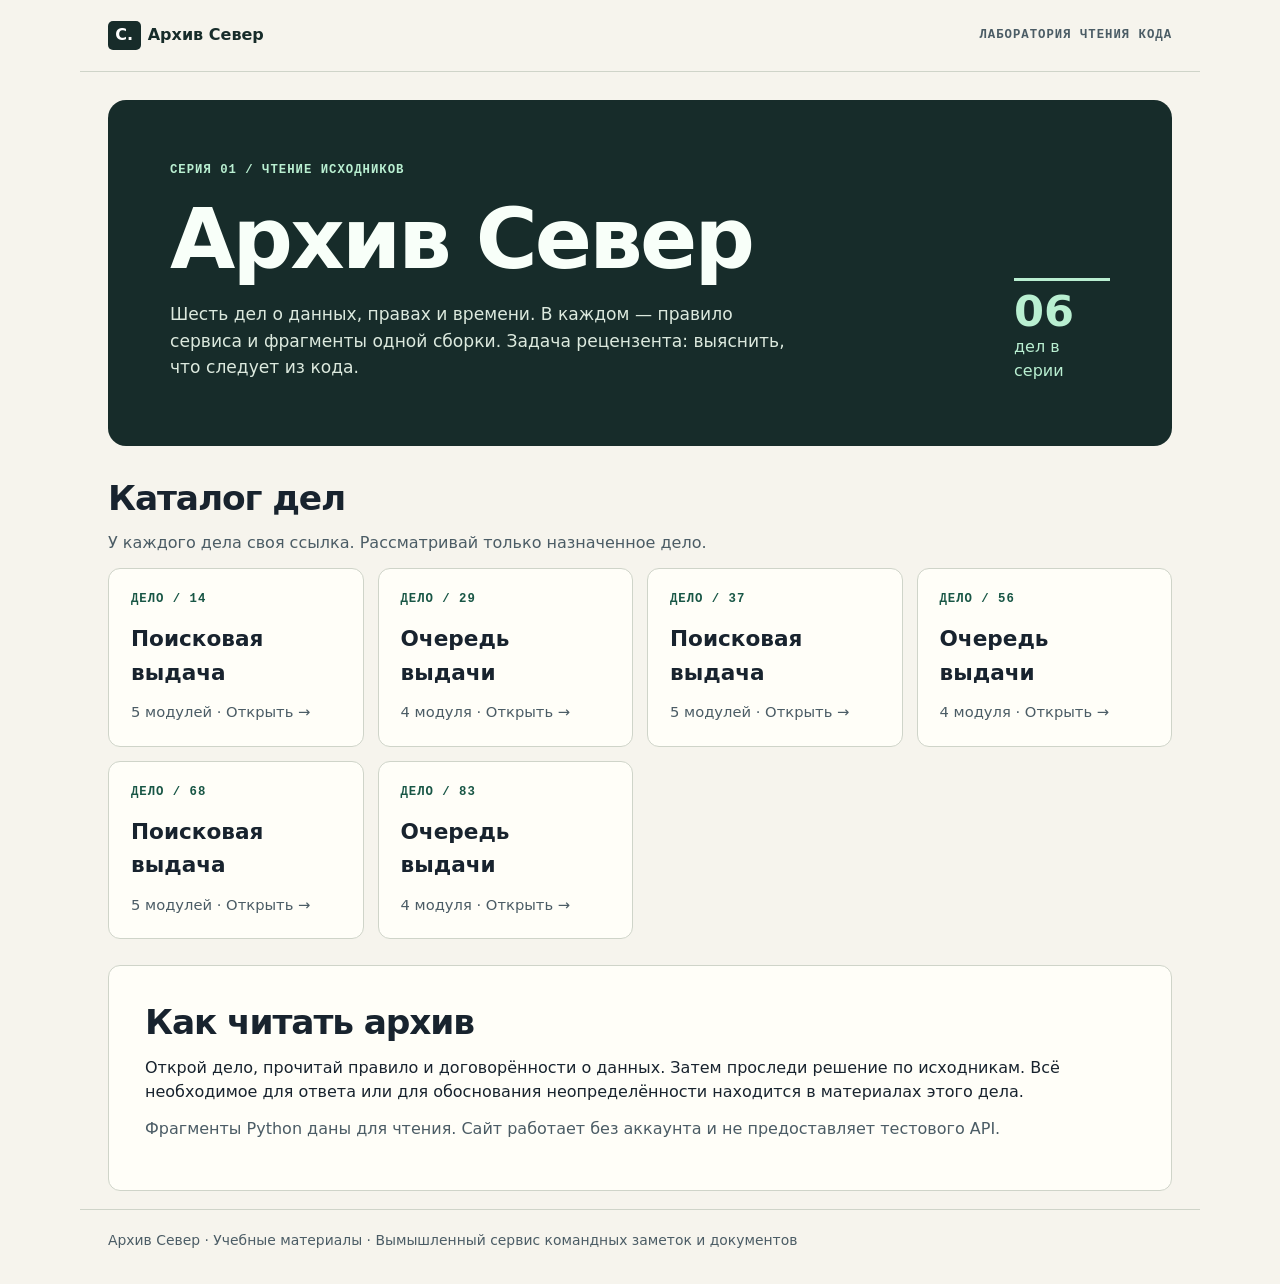
<file: index.html>
<!DOCTYPE html><html lang="ru"><head><meta charset="utf-8"><meta name="viewport" content="width=device-width,initial-scale=1"><meta name="color-scheme" content="light"><title>Каталог дел · Архив Север</title><link rel="stylesheet" href="style.css"></head><body><nav aria-label="Навигация"><a class="brand" href="index.html"><span class="sig" aria-hidden="true">С.</span>Архив Север</a><span class="meta">Лаборатория чтения кода</span></nav><main><section class="hero"><div><div class="eyebrow">Серия 01 / чтение исходников</div><h1>Архив Север</h1><p>Шесть дел о данных, правах и времени. В каждом — правило сервиса и фрагменты одной сборки. Задача рецензента: выяснить, что следует из кода.</p></div><div class="stamp"><b>06</b>дел в серии</div></section><h2>Каталог дел</h2><p class="sub">У каждого дела своя ссылка. Рассматривай только назначенное дело.</p><section class="deck" aria-label="Дела"><a class="case" href="case-14.html"><span class="n">Дело / 14</span><h3>Поисковая выдача</h3><span class="sub">5 модулей · Открыть →</span></a><a class="case" href="case-29.html"><span class="n">Дело / 29</span><h3>Очередь выдачи</h3><span class="sub">4 модуля · Открыть →</span></a><a class="case" href="case-37.html"><span class="n">Дело / 37</span><h3>Поисковая выдача</h3><span class="sub">5 модулей · Открыть →</span></a><a class="case" href="case-56.html"><span class="n">Дело / 56</span><h3>Очередь выдачи</h3><span class="sub">4 модуля · Открыть →</span></a><a class="case" href="case-68.html"><span class="n">Дело / 68</span><h3>Поисковая выдача</h3><span class="sub">5 модулей · Открыть →</span></a><a class="case" href="case-83.html"><span class="n">Дело / 83</span><h3>Очередь выдачи</h3><span class="sub">4 модуля · Открыть →</span></a></section><div class="panel"><h2>Как читать архив</h2><p>Открой дело, прочитай правило и договорённости о данных. Затем проследи решение по исходникам. Всё необходимое для ответа или для обоснования неопределённости находится в материалах этого дела.</p><p class="sub">Фрагменты Python даны для чтения. Сайт работает без аккаунта и не предоставляет тестового API.</p></div></main><footer>Архив Север · Учебные материалы · Вымышленный сервис командных заметок и документов</footer></body></html>
</file>
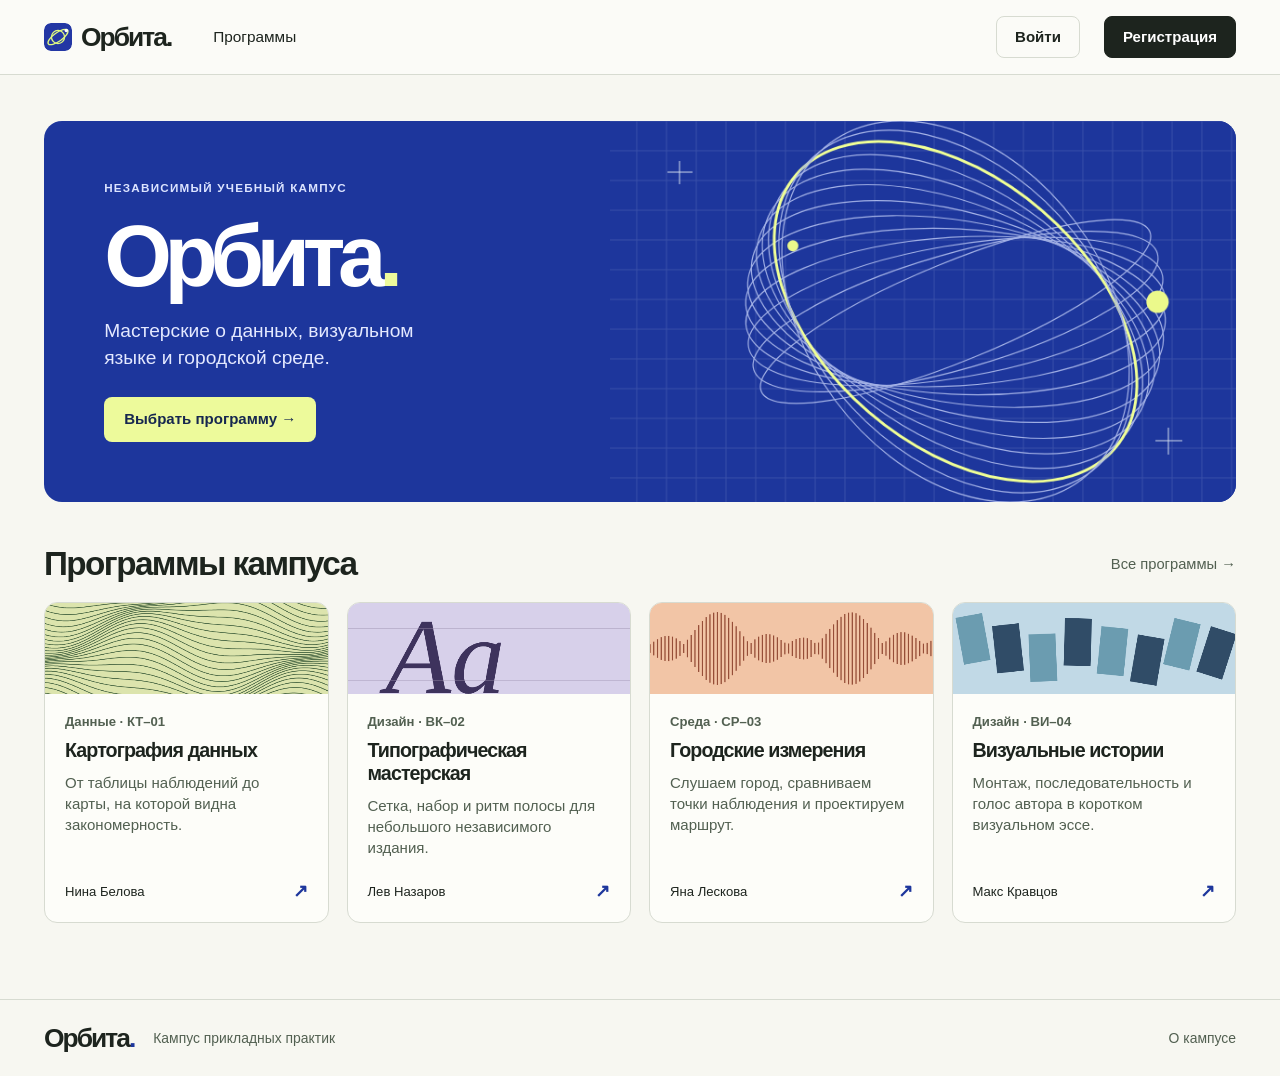
<file: campus/index.html>
<!doctype html>
<html lang="ru"><head><meta charset="utf-8"><meta name="viewport" content="width=device-width,initial-scale=1"><meta name="theme-color" content="#f5f5ed"><meta name="description" content="Орбита — учебное пространство мастерских: программы, расписание, работы и учебный журнал."><meta http-equiv="Content-Security-Policy" content="default-src 'none'; script-src 'self'; style-src 'self'; img-src 'self' data:; connect-src 'none'; font-src 'self'; base-uri 'none'; form-action 'none'; object-src 'none'"><title>Орбита · Учебный кампус</title><link href="./icon.svg" rel="icon" type="image/svg+xml"><link href="./screen.css" rel="stylesheet"><script defer src="./catalog.js"></script><script defer src="./profiles.js"></script><script defer src="./campus.js"></script></head>
<body><a class="skip" href="#main">К содержанию</a><div id="shell"></div><main id="main" tabindex="-1"><p>Загружаем кампус…</p></main><div id="status" role="status" aria-live="polite"></div><footer><div class="wrap foot"><b>Орбита<span class="logo-dot">.</span></b><span>Кампус прикладных практик</span><a href="#/about">О кампусе</a></div></footer><noscript>Для входа и работы с журналом нужен JavaScript.</noscript></body></html>
</file>
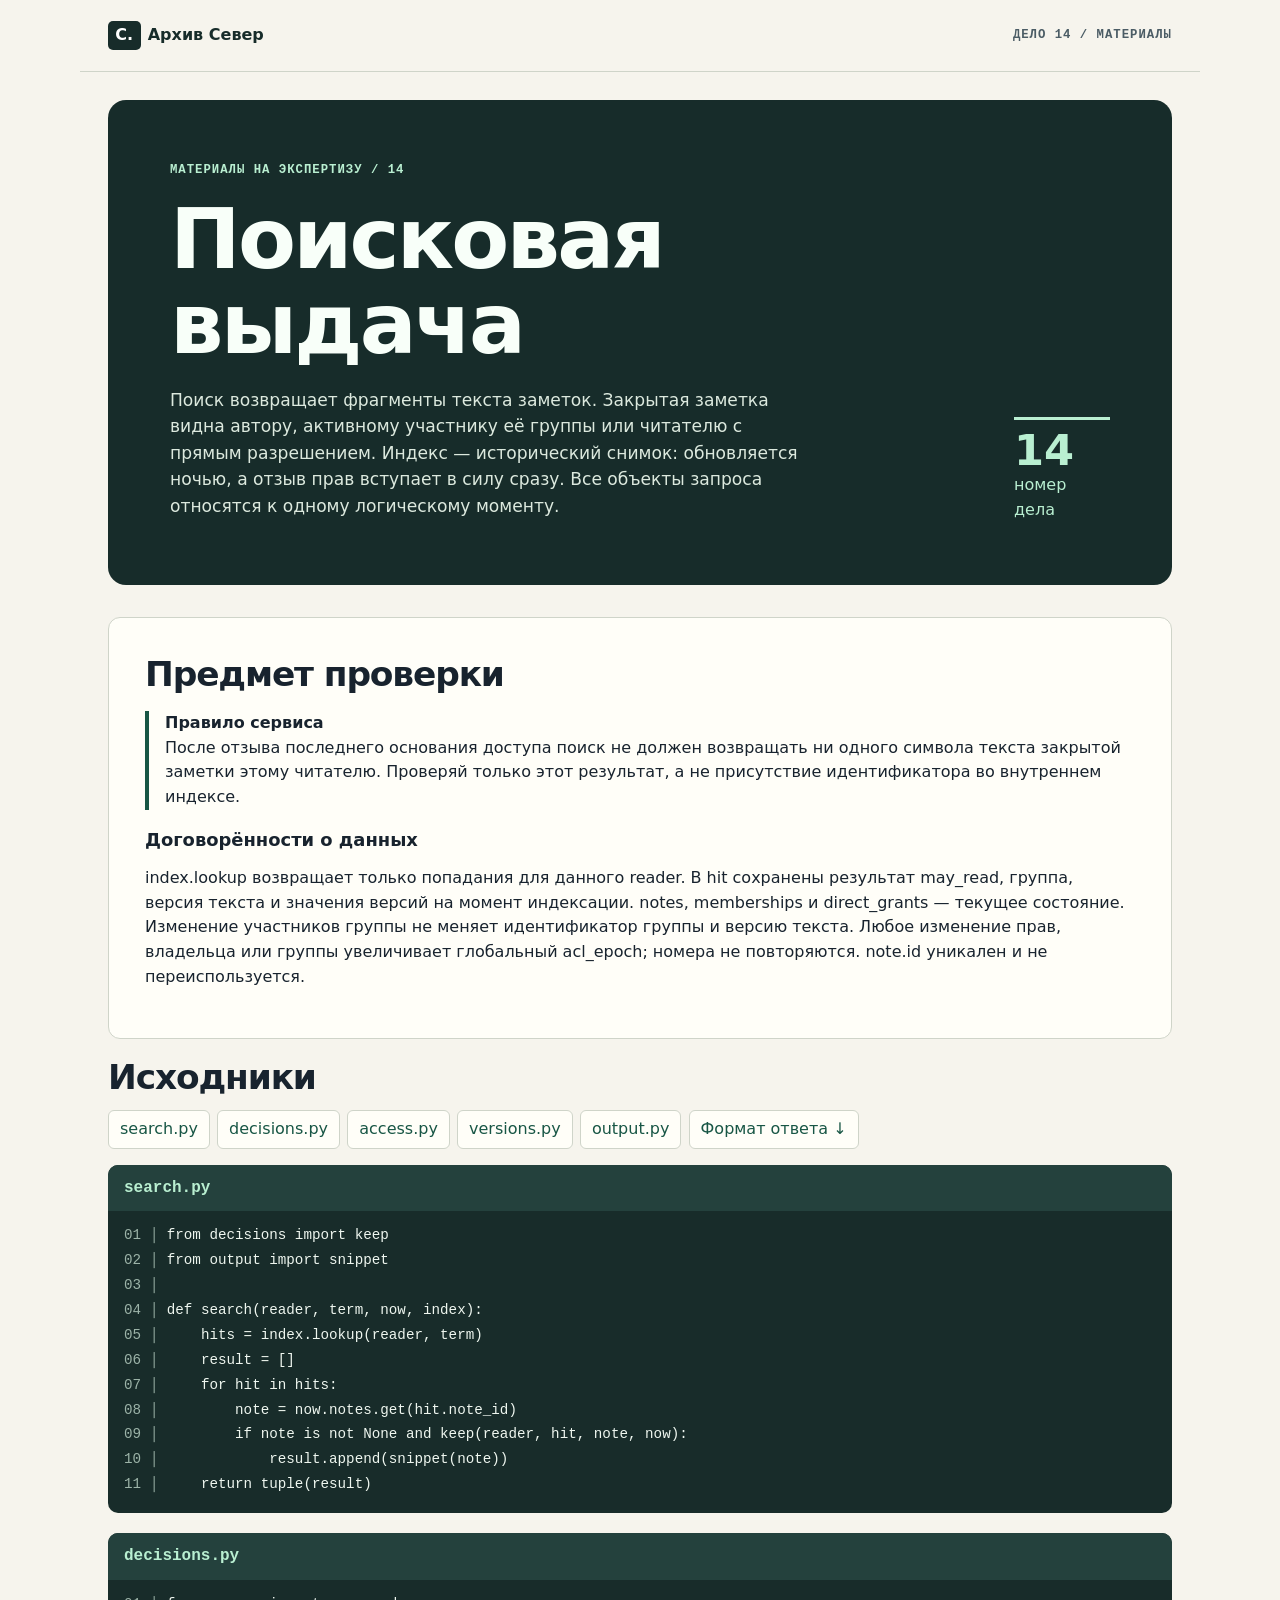
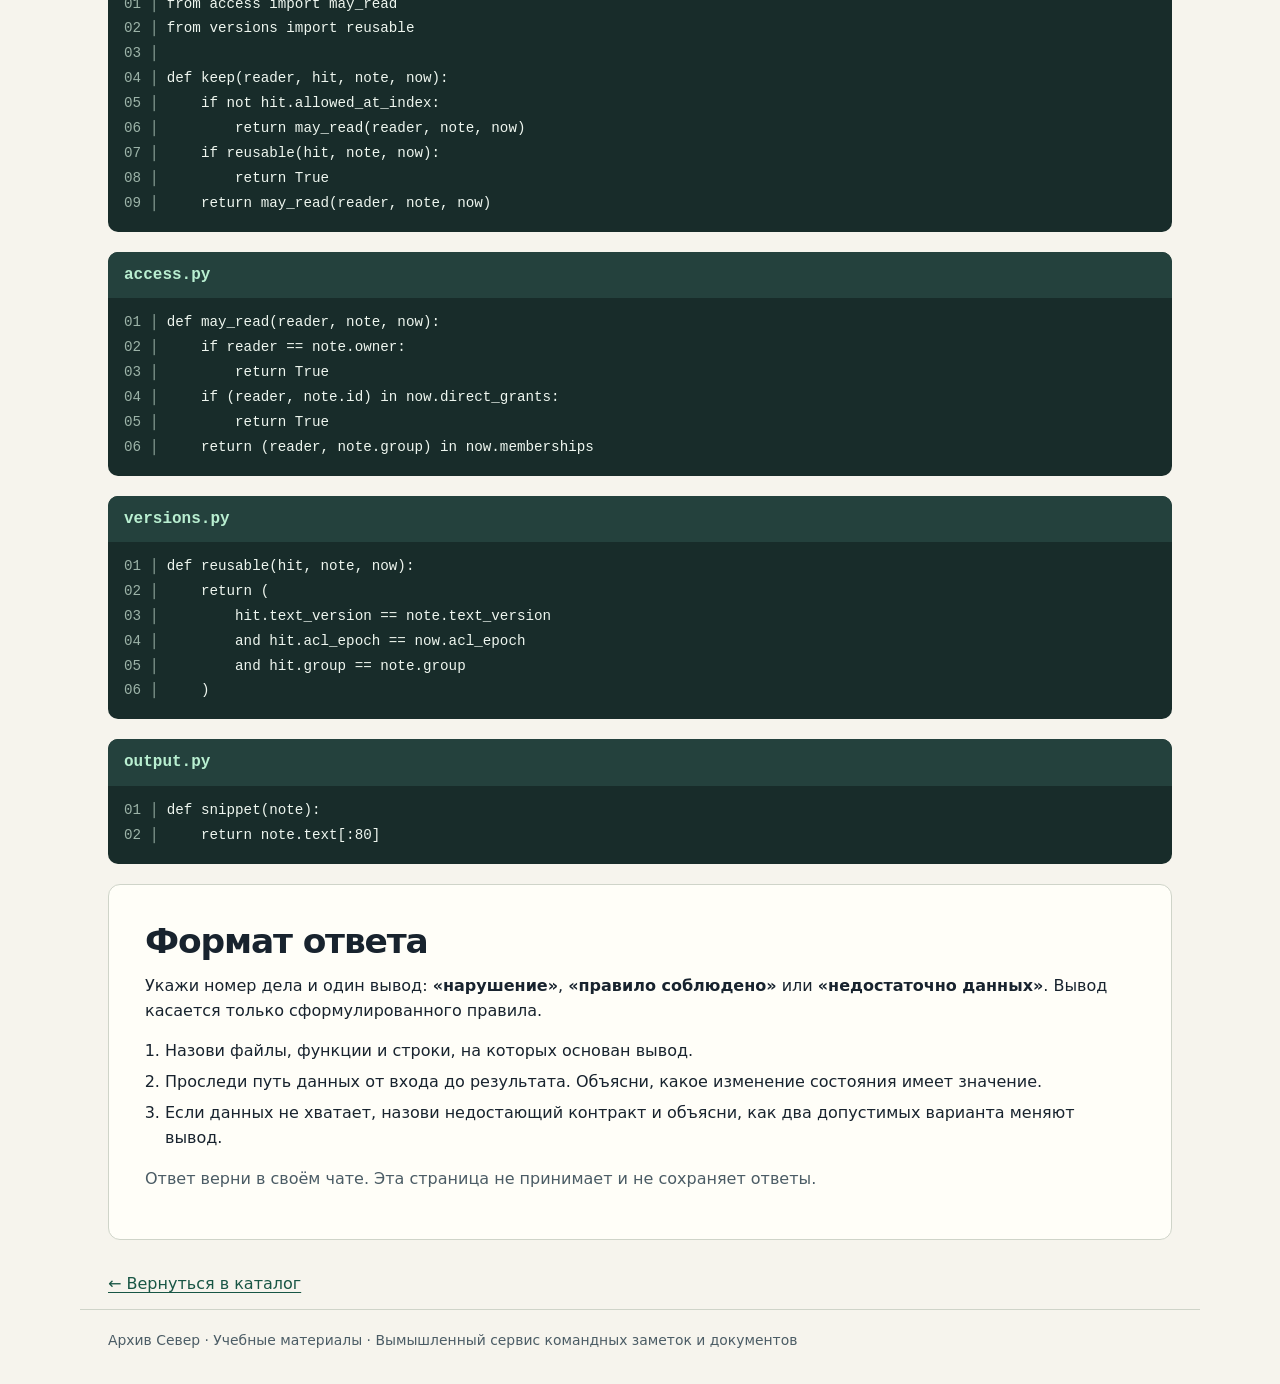
<file: case-14.html>
<!DOCTYPE html><html lang="ru"><head><meta charset="utf-8"><meta name="viewport" content="width=device-width,initial-scale=1"><meta name="color-scheme" content="light"><title>Дело 14 · Поисковая выдача · Архив Север</title><link rel="stylesheet" href="style.css"></head><body><nav aria-label="Навигация"><a class="brand" href="index.html"><span class="sig" aria-hidden="true">С.</span>Архив Север</a><span class="meta">Дело 14 / материалы</span></nav><main><section class="hero"><div><div class="eyebrow">Материалы на экспертизу / 14</div><h1>Поисковая выдача</h1><p>Поиск возвращает фрагменты текста заметок. Закрытая заметка видна автору, активному участнику её группы или читателю с прямым разрешением. Индекс — исторический снимок: обновляется ночью, а отзыв прав вступает в силу сразу. Все объекты запроса относятся к одному логическому моменту.</p></div><div class="stamp"><b>14</b>номер дела</div></section><section class="panel"><h2>Предмет проверки</h2><p class="brief"><b>Правило сервиса</b>После отзыва последнего основания доступа поиск не должен возвращать ни одного символа текста закрытой заметки этому читателю. Проверяй только этот результат, а не присутствие идентификатора во внутреннем индексе.</p><h3>Договорённости о данных</h3><p>index.lookup возвращает только попадания для данного reader. В hit сохранены результат may_read, группа, версия текста и значения версий на момент индексации. notes, memberships и direct_grants — текущее состояние. Изменение участников группы не меняет идентификатор группы и версию текста. Любое изменение прав, владельца или группы увеличивает глобальный acl_epoch; номера не повторяются. note.id уникален и не переиспользуется.</p></section><h2 id="files">Исходники</h2><div class="jump"><a href="#file-1">search.py</a><a href="#file-2">decisions.py</a><a href="#file-3">access.py</a><a href="#file-4">versions.py</a><a href="#file-5">output.py</a><a href="#answer">Формат ответа ↓</a></div><section class="codebox" id="file-1"><h3>search.py</h3><pre><code><span class="ln">01 │ </span>from decisions import keep
<span class="ln">02 │ </span>from output import snippet
<span class="ln">03 │ </span>
<span class="ln">04 │ </span>def search(reader, term, now, index):
<span class="ln">05 │ </span>    hits = index.lookup(reader, term)
<span class="ln">06 │ </span>    result = []
<span class="ln">07 │ </span>    for hit in hits:
<span class="ln">08 │ </span>        note = now.notes.get(hit.note_id)
<span class="ln">09 │ </span>        if note is not None and keep(reader, hit, note, now):
<span class="ln">10 │ </span>            result.append(snippet(note))
<span class="ln">11 │ </span>    return tuple(result)</code></pre></section><section class="codebox" id="file-2"><h3>decisions.py</h3><pre><code><span class="ln">01 │ </span>from access import may_read
<span class="ln">02 │ </span>from versions import reusable
<span class="ln">03 │ </span>
<span class="ln">04 │ </span>def keep(reader, hit, note, now):
<span class="ln">05 │ </span>    if not hit.allowed_at_index:
<span class="ln">06 │ </span>        return may_read(reader, note, now)
<span class="ln">07 │ </span>    if reusable(hit, note, now):
<span class="ln">08 │ </span>        return True
<span class="ln">09 │ </span>    return may_read(reader, note, now)</code></pre></section><section class="codebox" id="file-3"><h3>access.py</h3><pre><code><span class="ln">01 │ </span>def may_read(reader, note, now):
<span class="ln">02 │ </span>    if reader == note.owner:
<span class="ln">03 │ </span>        return True
<span class="ln">04 │ </span>    if (reader, note.id) in now.direct_grants:
<span class="ln">05 │ </span>        return True
<span class="ln">06 │ </span>    return (reader, note.group) in now.memberships</code></pre></section><section class="codebox" id="file-4"><h3>versions.py</h3><pre><code><span class="ln">01 │ </span>def reusable(hit, note, now):
<span class="ln">02 │ </span>    return (
<span class="ln">03 │ </span>        hit.text_version == note.text_version
<span class="ln">04 │ </span>        and hit.acl_epoch == now.acl_epoch
<span class="ln">05 │ </span>        and hit.group == note.group
<span class="ln">06 │ </span>    )</code></pre></section><section class="codebox" id="file-5"><h3>output.py</h3><pre><code><span class="ln">01 │ </span>def snippet(note):
<span class="ln">02 │ </span>    return note.text[:80]</code></pre></section><section class="instructions" id="answer"><h2>Формат ответа</h2><p>Укажи номер дела и один вывод: <strong>«нарушение»</strong>, <strong>«правило соблюдено»</strong> или <strong>«недостаточно данных»</strong>. Вывод касается только сформулированного правила.</p><ol class="rules"><li>Назови файлы, функции и строки, на которых основан вывод.</li><li>Проследи путь данных от входа до результата. Объясни, какое изменение состояния имеет значение.</li><li>Если данных не хватает, назови недостающий контракт и объясни, как два допустимых варианта меняют вывод.</li></ol><p class="sub">Ответ верни в своём чате. Эта страница не принимает и не сохраняет ответы.</p></section><p class="foot"><a href="index.html">← Вернуться в каталог</a></p></main><footer>Архив Север · Учебные материалы · Вымышленный сервис командных заметок и документов</footer></body></html>
</file>
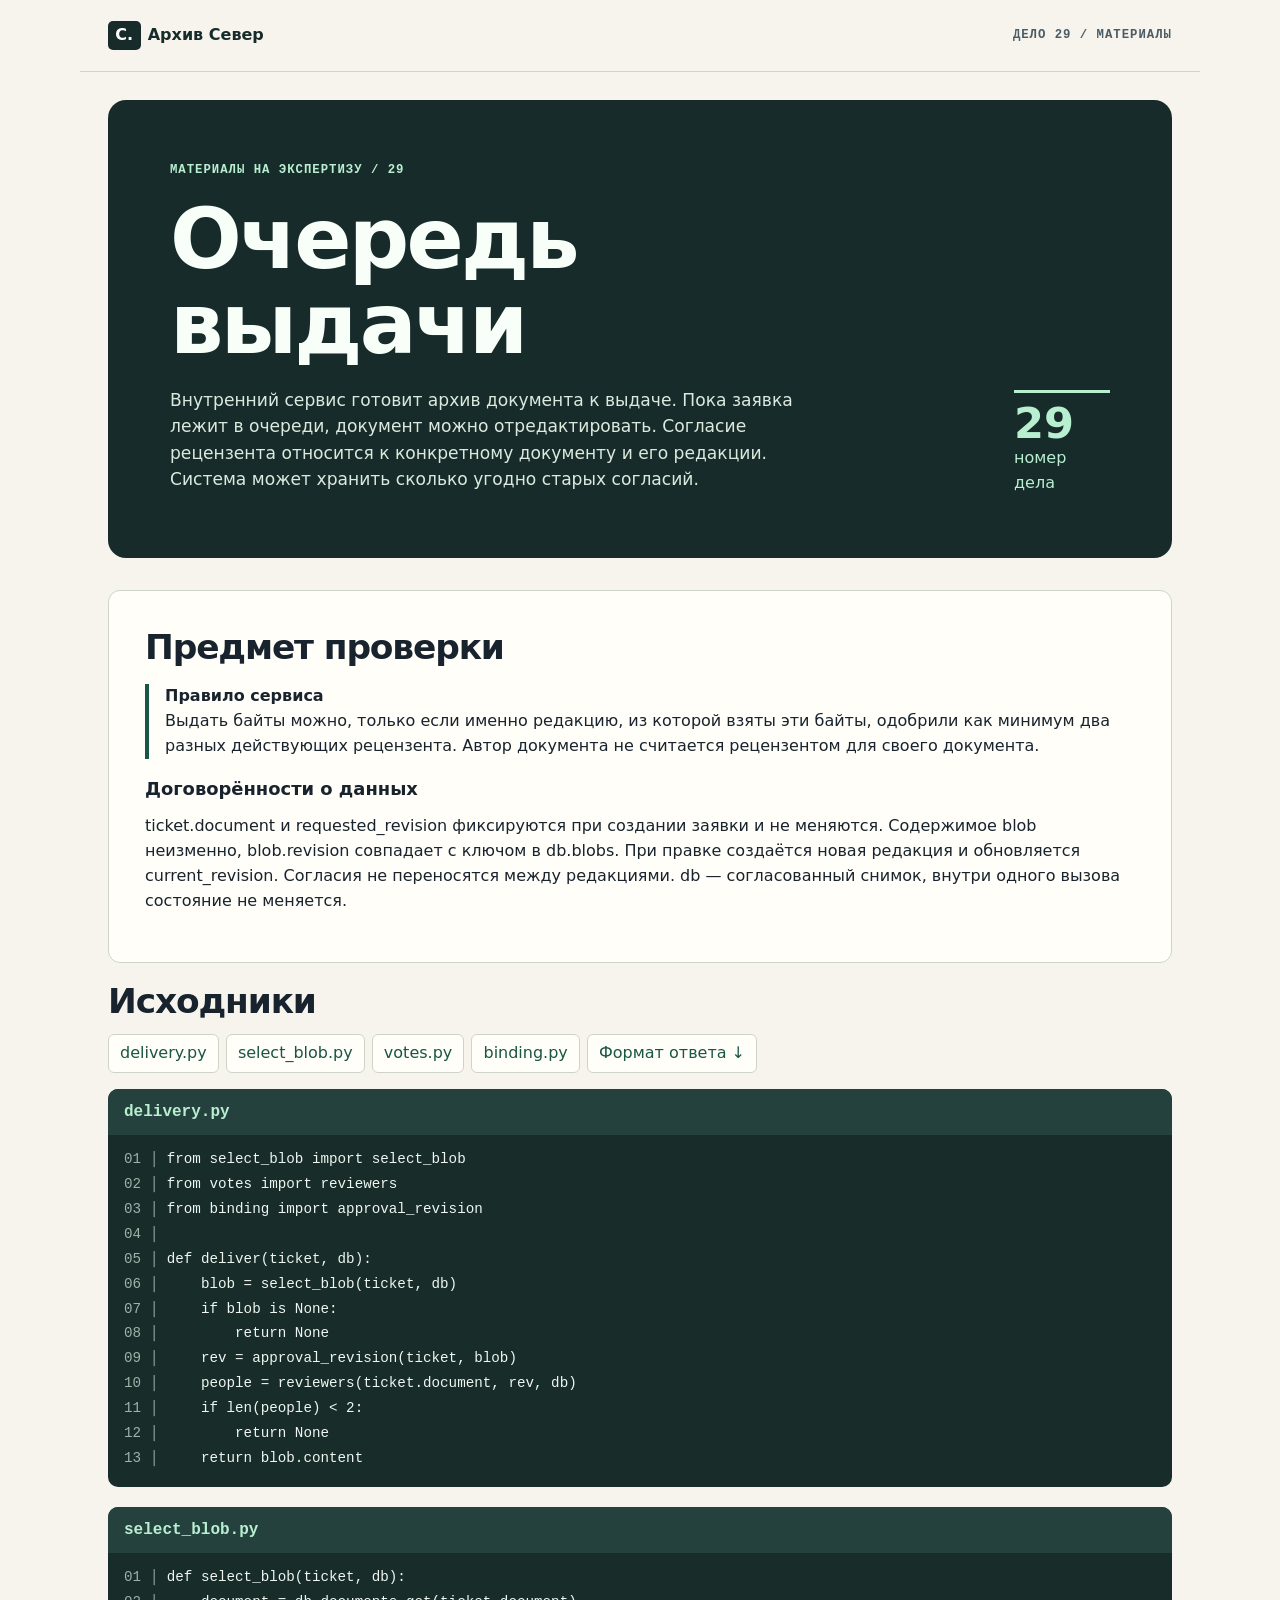
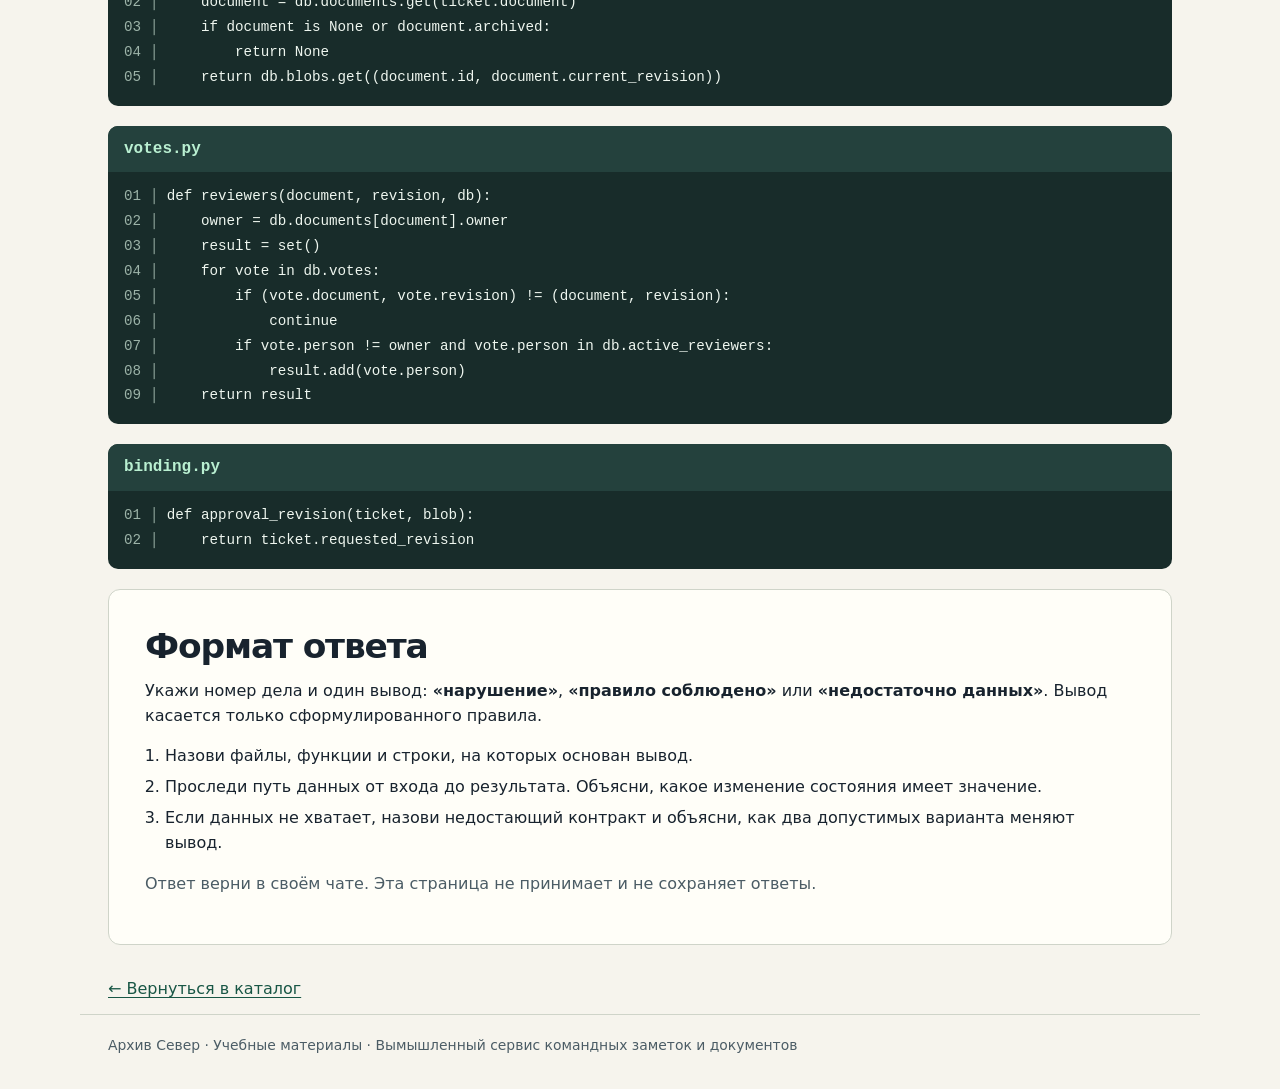
<file: case-29.html>
<!DOCTYPE html><html lang="ru"><head><meta charset="utf-8"><meta name="viewport" content="width=device-width,initial-scale=1"><meta name="color-scheme" content="light"><title>Дело 29 · Очередь выдачи · Архив Север</title><link rel="stylesheet" href="style.css"></head><body><nav aria-label="Навигация"><a class="brand" href="index.html"><span class="sig" aria-hidden="true">С.</span>Архив Север</a><span class="meta">Дело 29 / материалы</span></nav><main><section class="hero"><div><div class="eyebrow">Материалы на экспертизу / 29</div><h1>Очередь выдачи</h1><p>Внутренний сервис готовит архив документа к выдаче. Пока заявка лежит в очереди, документ можно отредактировать. Согласие рецензента относится к конкретному документу и его редакции. Система может хранить сколько угодно старых согласий.</p></div><div class="stamp"><b>29</b>номер дела</div></section><section class="panel"><h2>Предмет проверки</h2><p class="brief"><b>Правило сервиса</b>Выдать байты можно, только если именно редакцию, из которой взяты эти байты, одобрили как минимум два разных действующих рецензента. Автор документа не считается рецензентом для своего документа.</p><h3>Договорённости о данных</h3><p>ticket.document и requested_revision фиксируются при создании заявки и не меняются. Содержимое blob неизменно, blob.revision совпадает с ключом в db.blobs. При правке создаётся новая редакция и обновляется current_revision. Согласия не переносятся между редакциями. db — согласованный снимок, внутри одного вызова состояние не меняется.</p></section><h2 id="files">Исходники</h2><div class="jump"><a href="#file-1">delivery.py</a><a href="#file-2">select_blob.py</a><a href="#file-3">votes.py</a><a href="#file-4">binding.py</a><a href="#answer">Формат ответа ↓</a></div><section class="codebox" id="file-1"><h3>delivery.py</h3><pre><code><span class="ln">01 │ </span>from select_blob import select_blob
<span class="ln">02 │ </span>from votes import reviewers
<span class="ln">03 │ </span>from binding import approval_revision
<span class="ln">04 │ </span>
<span class="ln">05 │ </span>def deliver(ticket, db):
<span class="ln">06 │ </span>    blob = select_blob(ticket, db)
<span class="ln">07 │ </span>    if blob is None:
<span class="ln">08 │ </span>        return None
<span class="ln">09 │ </span>    rev = approval_revision(ticket, blob)
<span class="ln">10 │ </span>    people = reviewers(ticket.document, rev, db)
<span class="ln">11 │ </span>    if len(people) &lt; 2:
<span class="ln">12 │ </span>        return None
<span class="ln">13 │ </span>    return blob.content</code></pre></section><section class="codebox" id="file-2"><h3>select_blob.py</h3><pre><code><span class="ln">01 │ </span>def select_blob(ticket, db):
<span class="ln">02 │ </span>    document = db.documents.get(ticket.document)
<span class="ln">03 │ </span>    if document is None or document.archived:
<span class="ln">04 │ </span>        return None
<span class="ln">05 │ </span>    return db.blobs.get((document.id, document.current_revision))</code></pre></section><section class="codebox" id="file-3"><h3>votes.py</h3><pre><code><span class="ln">01 │ </span>def reviewers(document, revision, db):
<span class="ln">02 │ </span>    owner = db.documents[document].owner
<span class="ln">03 │ </span>    result = set()
<span class="ln">04 │ </span>    for vote in db.votes:
<span class="ln">05 │ </span>        if (vote.document, vote.revision) != (document, revision):
<span class="ln">06 │ </span>            continue
<span class="ln">07 │ </span>        if vote.person != owner and vote.person in db.active_reviewers:
<span class="ln">08 │ </span>            result.add(vote.person)
<span class="ln">09 │ </span>    return result</code></pre></section><section class="codebox" id="file-4"><h3>binding.py</h3><pre><code><span class="ln">01 │ </span>def approval_revision(ticket, blob):
<span class="ln">02 │ </span>    return ticket.requested_revision</code></pre></section><section class="instructions" id="answer"><h2>Формат ответа</h2><p>Укажи номер дела и один вывод: <strong>«нарушение»</strong>, <strong>«правило соблюдено»</strong> или <strong>«недостаточно данных»</strong>. Вывод касается только сформулированного правила.</p><ol class="rules"><li>Назови файлы, функции и строки, на которых основан вывод.</li><li>Проследи путь данных от входа до результата. Объясни, какое изменение состояния имеет значение.</li><li>Если данных не хватает, назови недостающий контракт и объясни, как два допустимых варианта меняют вывод.</li></ol><p class="sub">Ответ верни в своём чате. Эта страница не принимает и не сохраняет ответы.</p></section><p class="foot"><a href="index.html">← Вернуться в каталог</a></p></main><footer>Архив Север · Учебные материалы · Вымышленный сервис командных заметок и документов</footer></body></html>
</file>
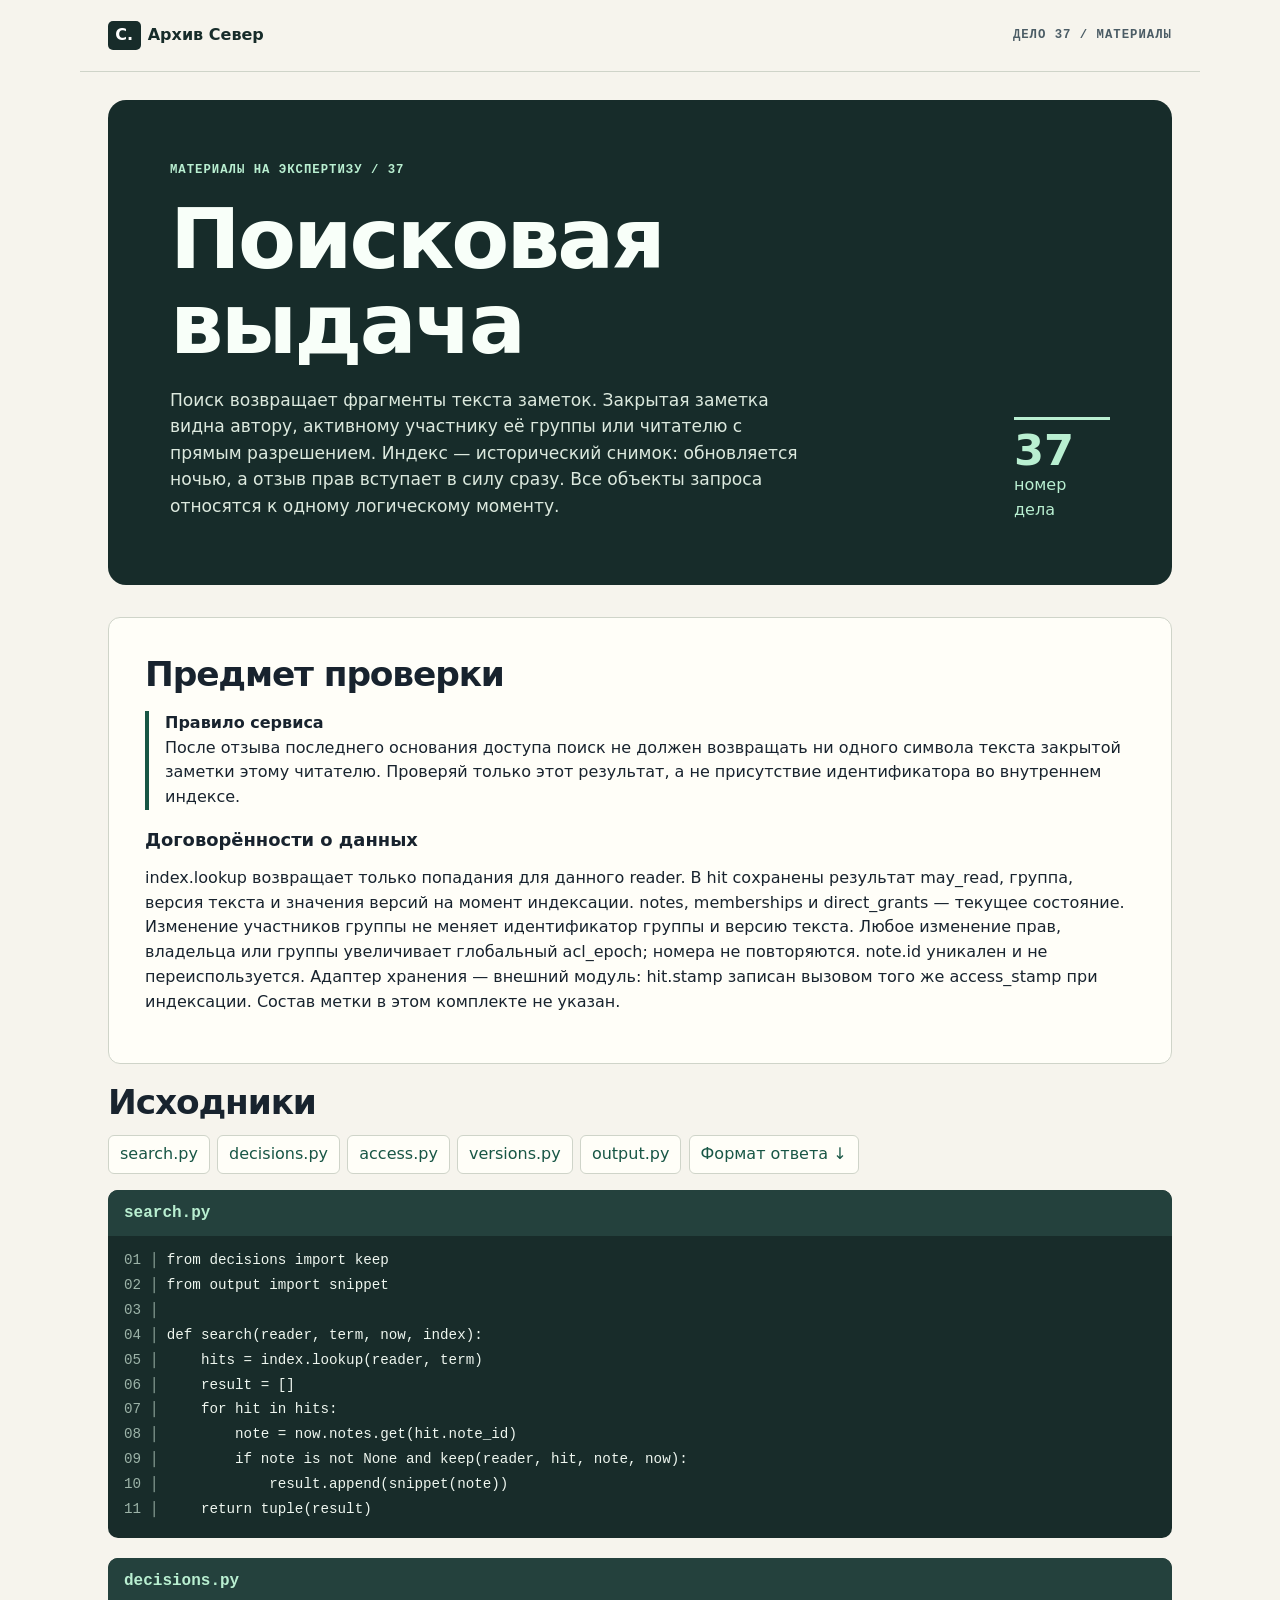
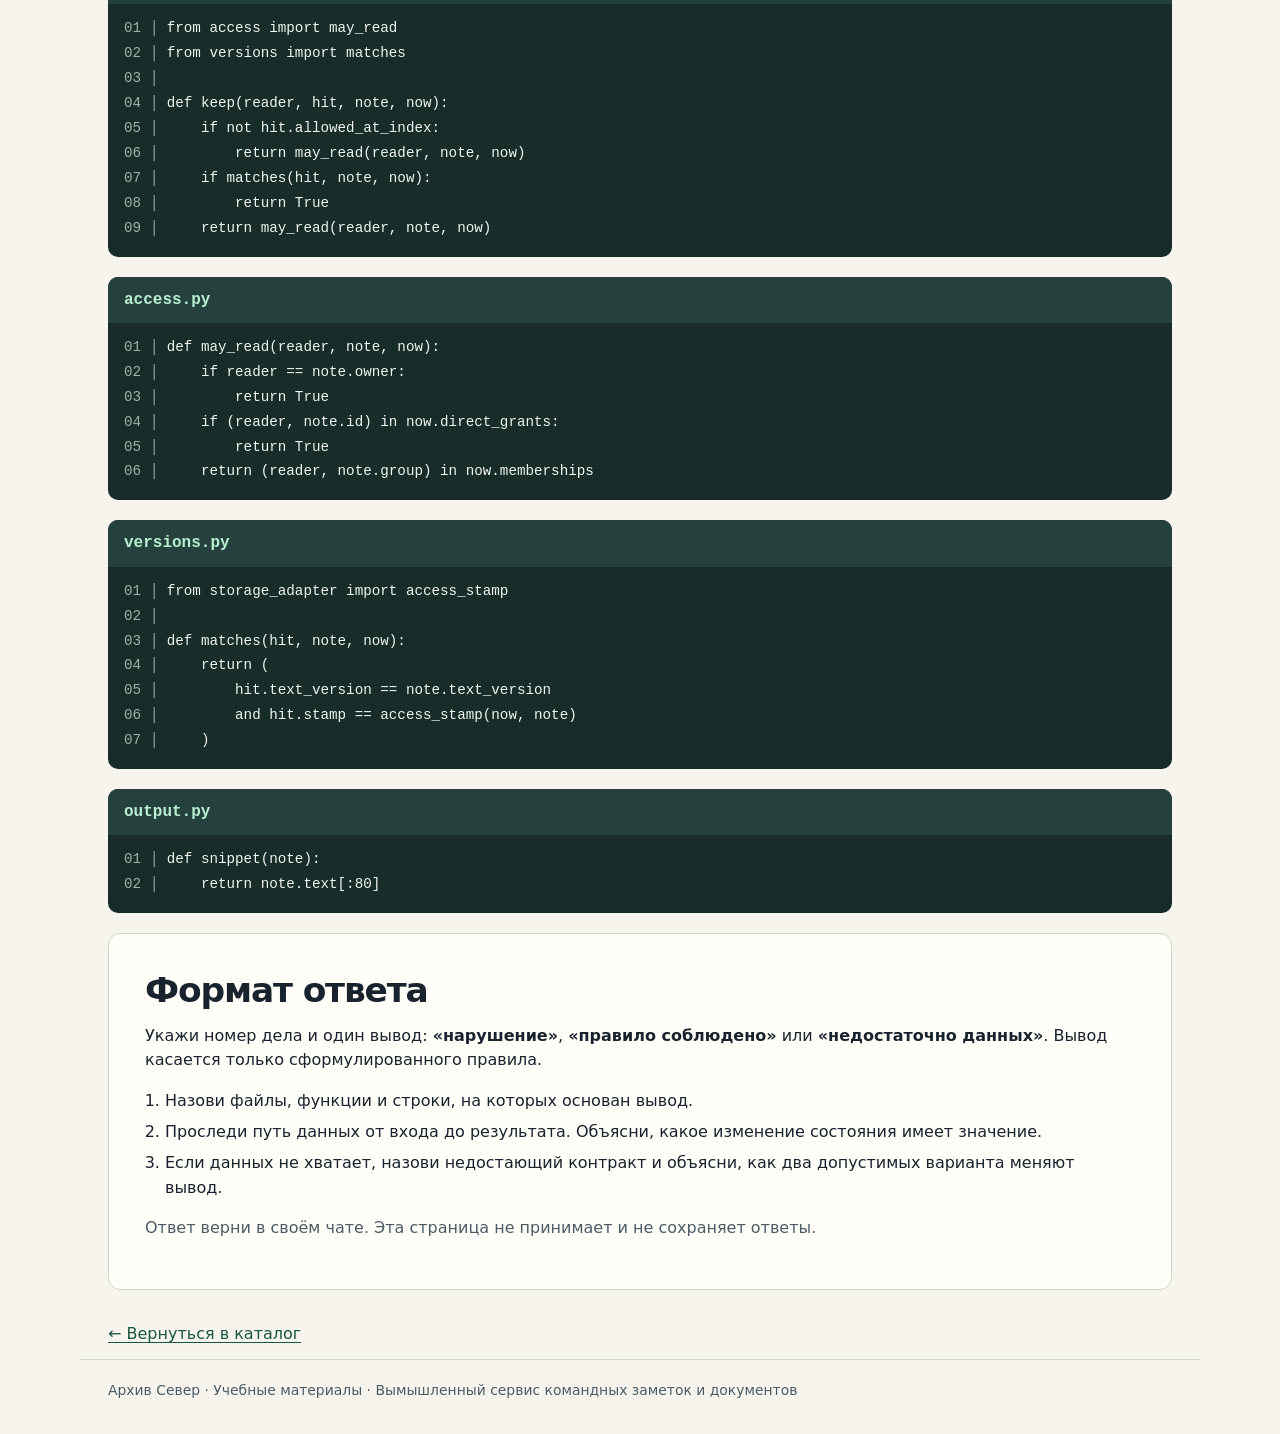
<file: case-37.html>
<!DOCTYPE html><html lang="ru"><head><meta charset="utf-8"><meta name="viewport" content="width=device-width,initial-scale=1"><meta name="color-scheme" content="light"><title>Дело 37 · Поисковая выдача · Архив Север</title><link rel="stylesheet" href="style.css"></head><body><nav aria-label="Навигация"><a class="brand" href="index.html"><span class="sig" aria-hidden="true">С.</span>Архив Север</a><span class="meta">Дело 37 / материалы</span></nav><main><section class="hero"><div><div class="eyebrow">Материалы на экспертизу / 37</div><h1>Поисковая выдача</h1><p>Поиск возвращает фрагменты текста заметок. Закрытая заметка видна автору, активному участнику её группы или читателю с прямым разрешением. Индекс — исторический снимок: обновляется ночью, а отзыв прав вступает в силу сразу. Все объекты запроса относятся к одному логическому моменту.</p></div><div class="stamp"><b>37</b>номер дела</div></section><section class="panel"><h2>Предмет проверки</h2><p class="brief"><b>Правило сервиса</b>После отзыва последнего основания доступа поиск не должен возвращать ни одного символа текста закрытой заметки этому читателю. Проверяй только этот результат, а не присутствие идентификатора во внутреннем индексе.</p><h3>Договорённости о данных</h3><p>index.lookup возвращает только попадания для данного reader. В hit сохранены результат may_read, группа, версия текста и значения версий на момент индексации. notes, memberships и direct_grants — текущее состояние. Изменение участников группы не меняет идентификатор группы и версию текста. Любое изменение прав, владельца или группы увеличивает глобальный acl_epoch; номера не повторяются. note.id уникален и не переиспользуется. Адаптер хранения — внешний модуль: hit.stamp записан вызовом того же access_stamp при индексации. Состав метки в этом комплекте не указан.</p></section><h2 id="files">Исходники</h2><div class="jump"><a href="#file-1">search.py</a><a href="#file-2">decisions.py</a><a href="#file-3">access.py</a><a href="#file-4">versions.py</a><a href="#file-5">output.py</a><a href="#answer">Формат ответа ↓</a></div><section class="codebox" id="file-1"><h3>search.py</h3><pre><code><span class="ln">01 │ </span>from decisions import keep
<span class="ln">02 │ </span>from output import snippet
<span class="ln">03 │ </span>
<span class="ln">04 │ </span>def search(reader, term, now, index):
<span class="ln">05 │ </span>    hits = index.lookup(reader, term)
<span class="ln">06 │ </span>    result = []
<span class="ln">07 │ </span>    for hit in hits:
<span class="ln">08 │ </span>        note = now.notes.get(hit.note_id)
<span class="ln">09 │ </span>        if note is not None and keep(reader, hit, note, now):
<span class="ln">10 │ </span>            result.append(snippet(note))
<span class="ln">11 │ </span>    return tuple(result)</code></pre></section><section class="codebox" id="file-2"><h3>decisions.py</h3><pre><code><span class="ln">01 │ </span>from access import may_read
<span class="ln">02 │ </span>from versions import matches
<span class="ln">03 │ </span>
<span class="ln">04 │ </span>def keep(reader, hit, note, now):
<span class="ln">05 │ </span>    if not hit.allowed_at_index:
<span class="ln">06 │ </span>        return may_read(reader, note, now)
<span class="ln">07 │ </span>    if matches(hit, note, now):
<span class="ln">08 │ </span>        return True
<span class="ln">09 │ </span>    return may_read(reader, note, now)</code></pre></section><section class="codebox" id="file-3"><h3>access.py</h3><pre><code><span class="ln">01 │ </span>def may_read(reader, note, now):
<span class="ln">02 │ </span>    if reader == note.owner:
<span class="ln">03 │ </span>        return True
<span class="ln">04 │ </span>    if (reader, note.id) in now.direct_grants:
<span class="ln">05 │ </span>        return True
<span class="ln">06 │ </span>    return (reader, note.group) in now.memberships</code></pre></section><section class="codebox" id="file-4"><h3>versions.py</h3><pre><code><span class="ln">01 │ </span>from storage_adapter import access_stamp
<span class="ln">02 │ </span>
<span class="ln">03 │ </span>def matches(hit, note, now):
<span class="ln">04 │ </span>    return (
<span class="ln">05 │ </span>        hit.text_version == note.text_version
<span class="ln">06 │ </span>        and hit.stamp == access_stamp(now, note)
<span class="ln">07 │ </span>    )</code></pre></section><section class="codebox" id="file-5"><h3>output.py</h3><pre><code><span class="ln">01 │ </span>def snippet(note):
<span class="ln">02 │ </span>    return note.text[:80]</code></pre></section><section class="instructions" id="answer"><h2>Формат ответа</h2><p>Укажи номер дела и один вывод: <strong>«нарушение»</strong>, <strong>«правило соблюдено»</strong> или <strong>«недостаточно данных»</strong>. Вывод касается только сформулированного правила.</p><ol class="rules"><li>Назови файлы, функции и строки, на которых основан вывод.</li><li>Проследи путь данных от входа до результата. Объясни, какое изменение состояния имеет значение.</li><li>Если данных не хватает, назови недостающий контракт и объясни, как два допустимых варианта меняют вывод.</li></ol><p class="sub">Ответ верни в своём чате. Эта страница не принимает и не сохраняет ответы.</p></section><p class="foot"><a href="index.html">← Вернуться в каталог</a></p></main><footer>Архив Север · Учебные материалы · Вымышленный сервис командных заметок и документов</footer></body></html>
</file>
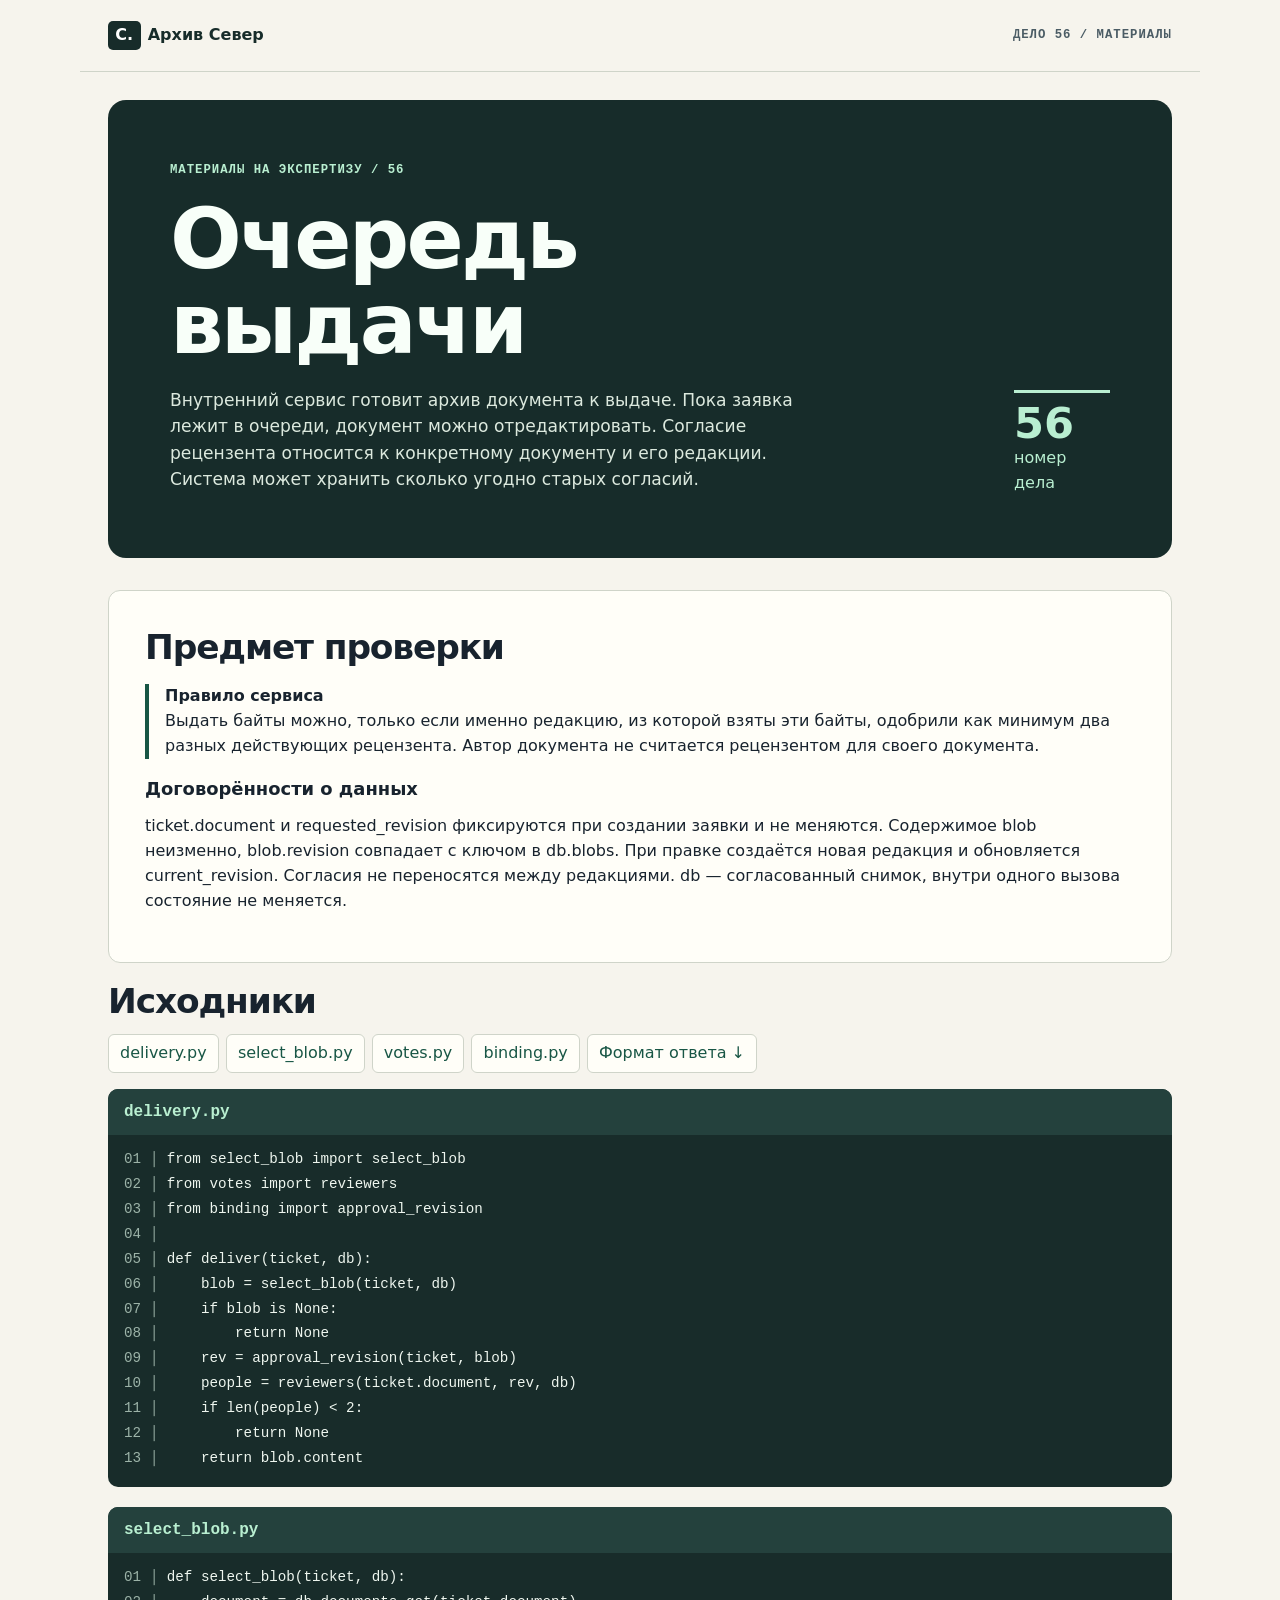
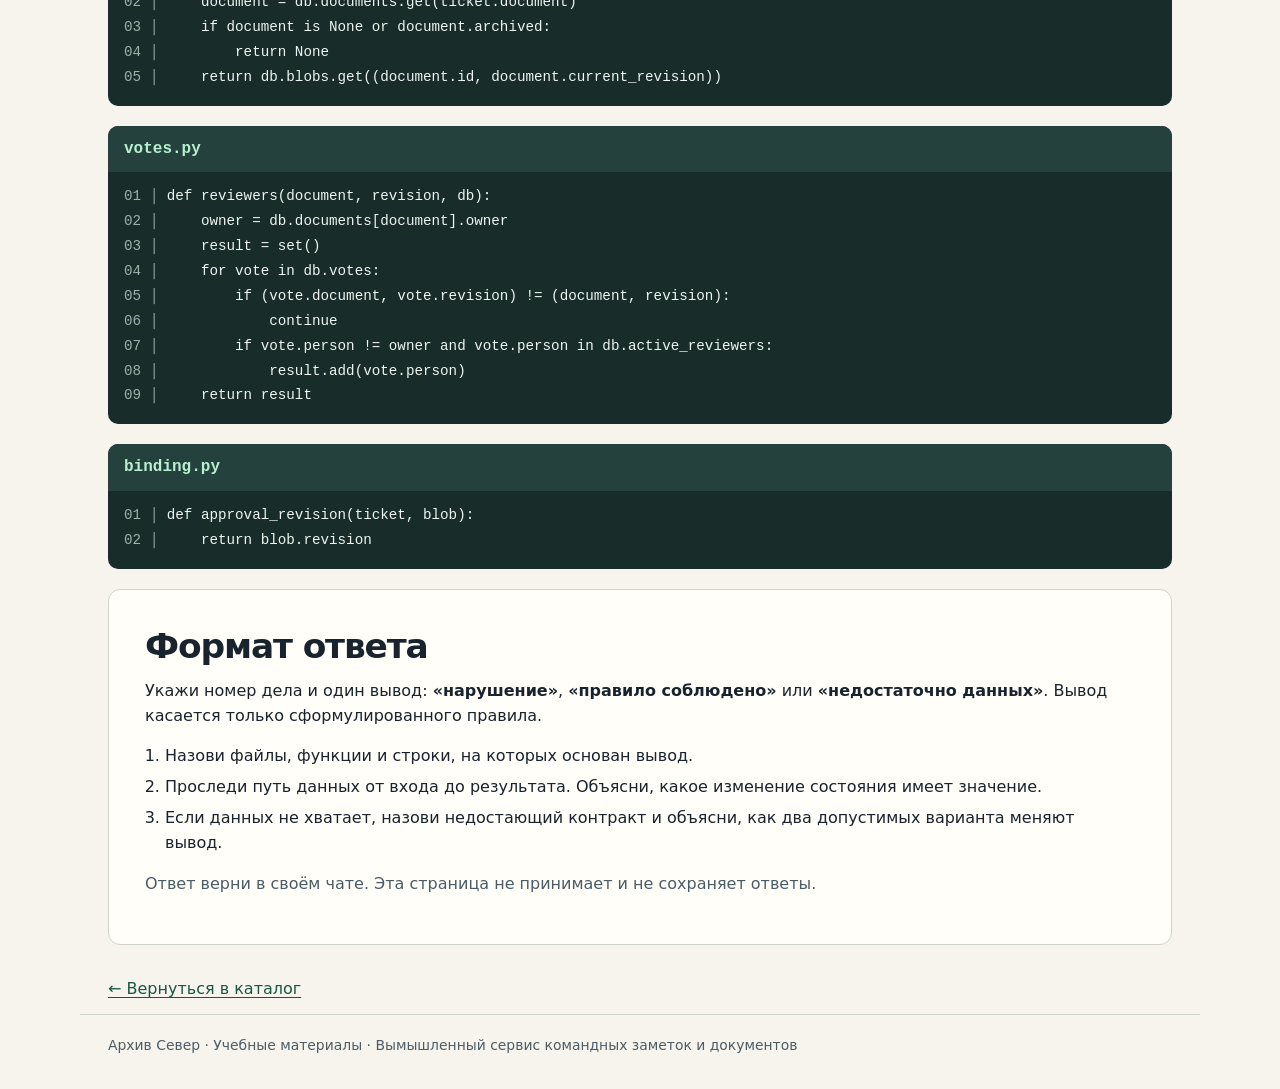
<file: case-56.html>
<!DOCTYPE html><html lang="ru"><head><meta charset="utf-8"><meta name="viewport" content="width=device-width,initial-scale=1"><meta name="color-scheme" content="light"><title>Дело 56 · Очередь выдачи · Архив Север</title><link rel="stylesheet" href="style.css"></head><body><nav aria-label="Навигация"><a class="brand" href="index.html"><span class="sig" aria-hidden="true">С.</span>Архив Север</a><span class="meta">Дело 56 / материалы</span></nav><main><section class="hero"><div><div class="eyebrow">Материалы на экспертизу / 56</div><h1>Очередь выдачи</h1><p>Внутренний сервис готовит архив документа к выдаче. Пока заявка лежит в очереди, документ можно отредактировать. Согласие рецензента относится к конкретному документу и его редакции. Система может хранить сколько угодно старых согласий.</p></div><div class="stamp"><b>56</b>номер дела</div></section><section class="panel"><h2>Предмет проверки</h2><p class="brief"><b>Правило сервиса</b>Выдать байты можно, только если именно редакцию, из которой взяты эти байты, одобрили как минимум два разных действующих рецензента. Автор документа не считается рецензентом для своего документа.</p><h3>Договорённости о данных</h3><p>ticket.document и requested_revision фиксируются при создании заявки и не меняются. Содержимое blob неизменно, blob.revision совпадает с ключом в db.blobs. При правке создаётся новая редакция и обновляется current_revision. Согласия не переносятся между редакциями. db — согласованный снимок, внутри одного вызова состояние не меняется.</p></section><h2 id="files">Исходники</h2><div class="jump"><a href="#file-1">delivery.py</a><a href="#file-2">select_blob.py</a><a href="#file-3">votes.py</a><a href="#file-4">binding.py</a><a href="#answer">Формат ответа ↓</a></div><section class="codebox" id="file-1"><h3>delivery.py</h3><pre><code><span class="ln">01 │ </span>from select_blob import select_blob
<span class="ln">02 │ </span>from votes import reviewers
<span class="ln">03 │ </span>from binding import approval_revision
<span class="ln">04 │ </span>
<span class="ln">05 │ </span>def deliver(ticket, db):
<span class="ln">06 │ </span>    blob = select_blob(ticket, db)
<span class="ln">07 │ </span>    if blob is None:
<span class="ln">08 │ </span>        return None
<span class="ln">09 │ </span>    rev = approval_revision(ticket, blob)
<span class="ln">10 │ </span>    people = reviewers(ticket.document, rev, db)
<span class="ln">11 │ </span>    if len(people) &lt; 2:
<span class="ln">12 │ </span>        return None
<span class="ln">13 │ </span>    return blob.content</code></pre></section><section class="codebox" id="file-2"><h3>select_blob.py</h3><pre><code><span class="ln">01 │ </span>def select_blob(ticket, db):
<span class="ln">02 │ </span>    document = db.documents.get(ticket.document)
<span class="ln">03 │ </span>    if document is None or document.archived:
<span class="ln">04 │ </span>        return None
<span class="ln">05 │ </span>    return db.blobs.get((document.id, document.current_revision))</code></pre></section><section class="codebox" id="file-3"><h3>votes.py</h3><pre><code><span class="ln">01 │ </span>def reviewers(document, revision, db):
<span class="ln">02 │ </span>    owner = db.documents[document].owner
<span class="ln">03 │ </span>    result = set()
<span class="ln">04 │ </span>    for vote in db.votes:
<span class="ln">05 │ </span>        if (vote.document, vote.revision) != (document, revision):
<span class="ln">06 │ </span>            continue
<span class="ln">07 │ </span>        if vote.person != owner and vote.person in db.active_reviewers:
<span class="ln">08 │ </span>            result.add(vote.person)
<span class="ln">09 │ </span>    return result</code></pre></section><section class="codebox" id="file-4"><h3>binding.py</h3><pre><code><span class="ln">01 │ </span>def approval_revision(ticket, blob):
<span class="ln">02 │ </span>    return blob.revision</code></pre></section><section class="instructions" id="answer"><h2>Формат ответа</h2><p>Укажи номер дела и один вывод: <strong>«нарушение»</strong>, <strong>«правило соблюдено»</strong> или <strong>«недостаточно данных»</strong>. Вывод касается только сформулированного правила.</p><ol class="rules"><li>Назови файлы, функции и строки, на которых основан вывод.</li><li>Проследи путь данных от входа до результата. Объясни, какое изменение состояния имеет значение.</li><li>Если данных не хватает, назови недостающий контракт и объясни, как два допустимых варианта меняют вывод.</li></ol><p class="sub">Ответ верни в своём чате. Эта страница не принимает и не сохраняет ответы.</p></section><p class="foot"><a href="index.html">← Вернуться в каталог</a></p></main><footer>Архив Север · Учебные материалы · Вымышленный сервис командных заметок и документов</footer></body></html>
</file>
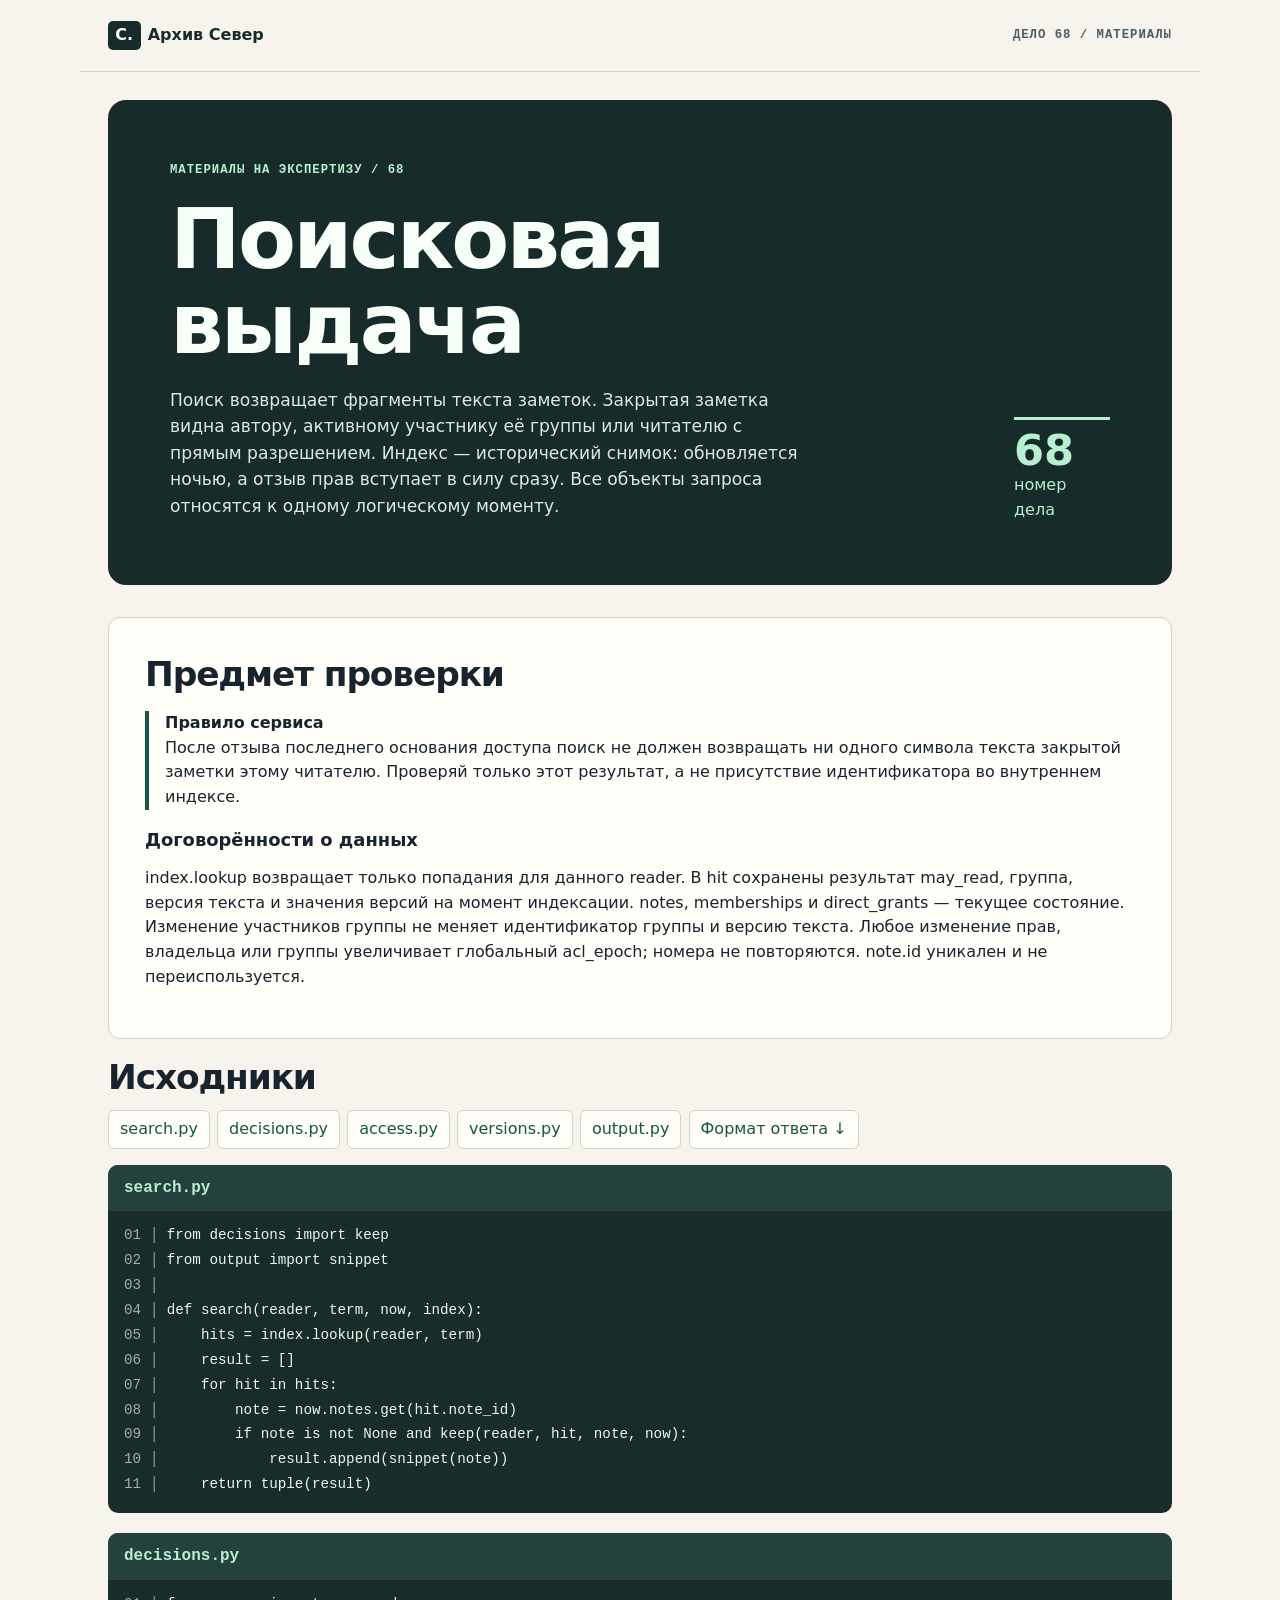
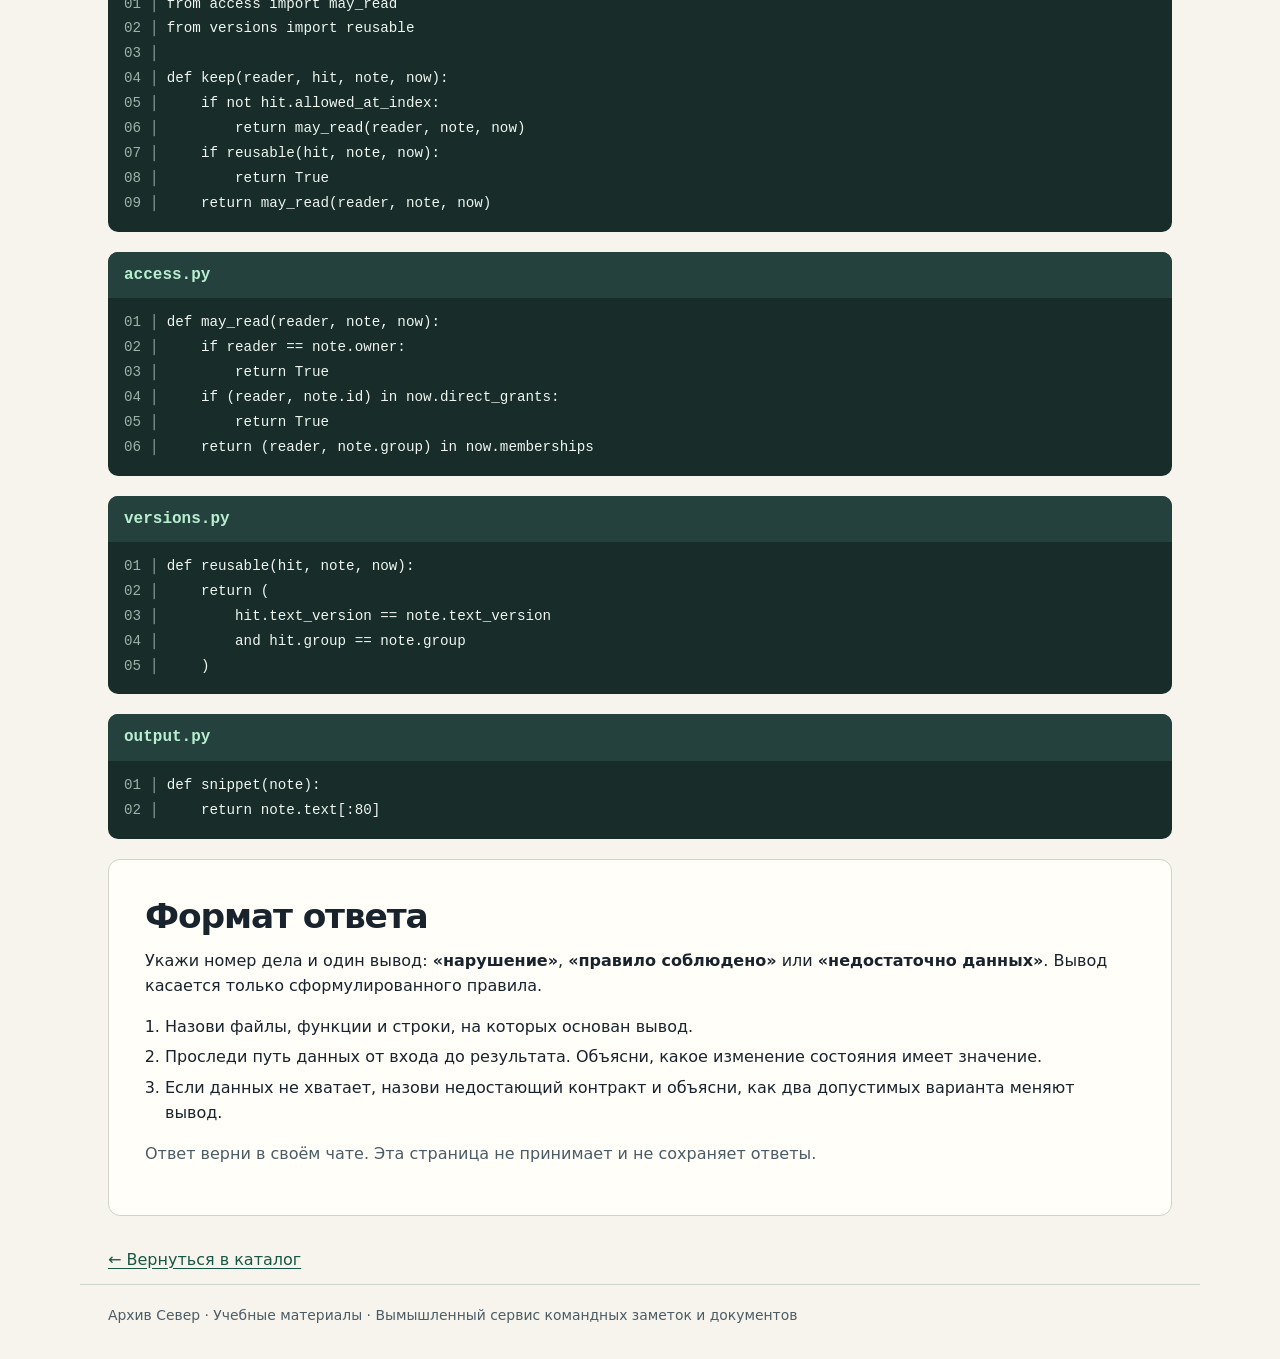
<file: case-68.html>
<!DOCTYPE html><html lang="ru"><head><meta charset="utf-8"><meta name="viewport" content="width=device-width,initial-scale=1"><meta name="color-scheme" content="light"><title>Дело 68 · Поисковая выдача · Архив Север</title><link rel="stylesheet" href="style.css"></head><body><nav aria-label="Навигация"><a class="brand" href="index.html"><span class="sig" aria-hidden="true">С.</span>Архив Север</a><span class="meta">Дело 68 / материалы</span></nav><main><section class="hero"><div><div class="eyebrow">Материалы на экспертизу / 68</div><h1>Поисковая выдача</h1><p>Поиск возвращает фрагменты текста заметок. Закрытая заметка видна автору, активному участнику её группы или читателю с прямым разрешением. Индекс — исторический снимок: обновляется ночью, а отзыв прав вступает в силу сразу. Все объекты запроса относятся к одному логическому моменту.</p></div><div class="stamp"><b>68</b>номер дела</div></section><section class="panel"><h2>Предмет проверки</h2><p class="brief"><b>Правило сервиса</b>После отзыва последнего основания доступа поиск не должен возвращать ни одного символа текста закрытой заметки этому читателю. Проверяй только этот результат, а не присутствие идентификатора во внутреннем индексе.</p><h3>Договорённости о данных</h3><p>index.lookup возвращает только попадания для данного reader. В hit сохранены результат may_read, группа, версия текста и значения версий на момент индексации. notes, memberships и direct_grants — текущее состояние. Изменение участников группы не меняет идентификатор группы и версию текста. Любое изменение прав, владельца или группы увеличивает глобальный acl_epoch; номера не повторяются. note.id уникален и не переиспользуется.</p></section><h2 id="files">Исходники</h2><div class="jump"><a href="#file-1">search.py</a><a href="#file-2">decisions.py</a><a href="#file-3">access.py</a><a href="#file-4">versions.py</a><a href="#file-5">output.py</a><a href="#answer">Формат ответа ↓</a></div><section class="codebox" id="file-1"><h3>search.py</h3><pre><code><span class="ln">01 │ </span>from decisions import keep
<span class="ln">02 │ </span>from output import snippet
<span class="ln">03 │ </span>
<span class="ln">04 │ </span>def search(reader, term, now, index):
<span class="ln">05 │ </span>    hits = index.lookup(reader, term)
<span class="ln">06 │ </span>    result = []
<span class="ln">07 │ </span>    for hit in hits:
<span class="ln">08 │ </span>        note = now.notes.get(hit.note_id)
<span class="ln">09 │ </span>        if note is not None and keep(reader, hit, note, now):
<span class="ln">10 │ </span>            result.append(snippet(note))
<span class="ln">11 │ </span>    return tuple(result)</code></pre></section><section class="codebox" id="file-2"><h3>decisions.py</h3><pre><code><span class="ln">01 │ </span>from access import may_read
<span class="ln">02 │ </span>from versions import reusable
<span class="ln">03 │ </span>
<span class="ln">04 │ </span>def keep(reader, hit, note, now):
<span class="ln">05 │ </span>    if not hit.allowed_at_index:
<span class="ln">06 │ </span>        return may_read(reader, note, now)
<span class="ln">07 │ </span>    if reusable(hit, note, now):
<span class="ln">08 │ </span>        return True
<span class="ln">09 │ </span>    return may_read(reader, note, now)</code></pre></section><section class="codebox" id="file-3"><h3>access.py</h3><pre><code><span class="ln">01 │ </span>def may_read(reader, note, now):
<span class="ln">02 │ </span>    if reader == note.owner:
<span class="ln">03 │ </span>        return True
<span class="ln">04 │ </span>    if (reader, note.id) in now.direct_grants:
<span class="ln">05 │ </span>        return True
<span class="ln">06 │ </span>    return (reader, note.group) in now.memberships</code></pre></section><section class="codebox" id="file-4"><h3>versions.py</h3><pre><code><span class="ln">01 │ </span>def reusable(hit, note, now):
<span class="ln">02 │ </span>    return (
<span class="ln">03 │ </span>        hit.text_version == note.text_version
<span class="ln">04 │ </span>        and hit.group == note.group
<span class="ln">05 │ </span>    )</code></pre></section><section class="codebox" id="file-5"><h3>output.py</h3><pre><code><span class="ln">01 │ </span>def snippet(note):
<span class="ln">02 │ </span>    return note.text[:80]</code></pre></section><section class="instructions" id="answer"><h2>Формат ответа</h2><p>Укажи номер дела и один вывод: <strong>«нарушение»</strong>, <strong>«правило соблюдено»</strong> или <strong>«недостаточно данных»</strong>. Вывод касается только сформулированного правила.</p><ol class="rules"><li>Назови файлы, функции и строки, на которых основан вывод.</li><li>Проследи путь данных от входа до результата. Объясни, какое изменение состояния имеет значение.</li><li>Если данных не хватает, назови недостающий контракт и объясни, как два допустимых варианта меняют вывод.</li></ol><p class="sub">Ответ верни в своём чате. Эта страница не принимает и не сохраняет ответы.</p></section><p class="foot"><a href="index.html">← Вернуться в каталог</a></p></main><footer>Архив Север · Учебные материалы · Вымышленный сервис командных заметок и документов</footer></body></html>
</file>
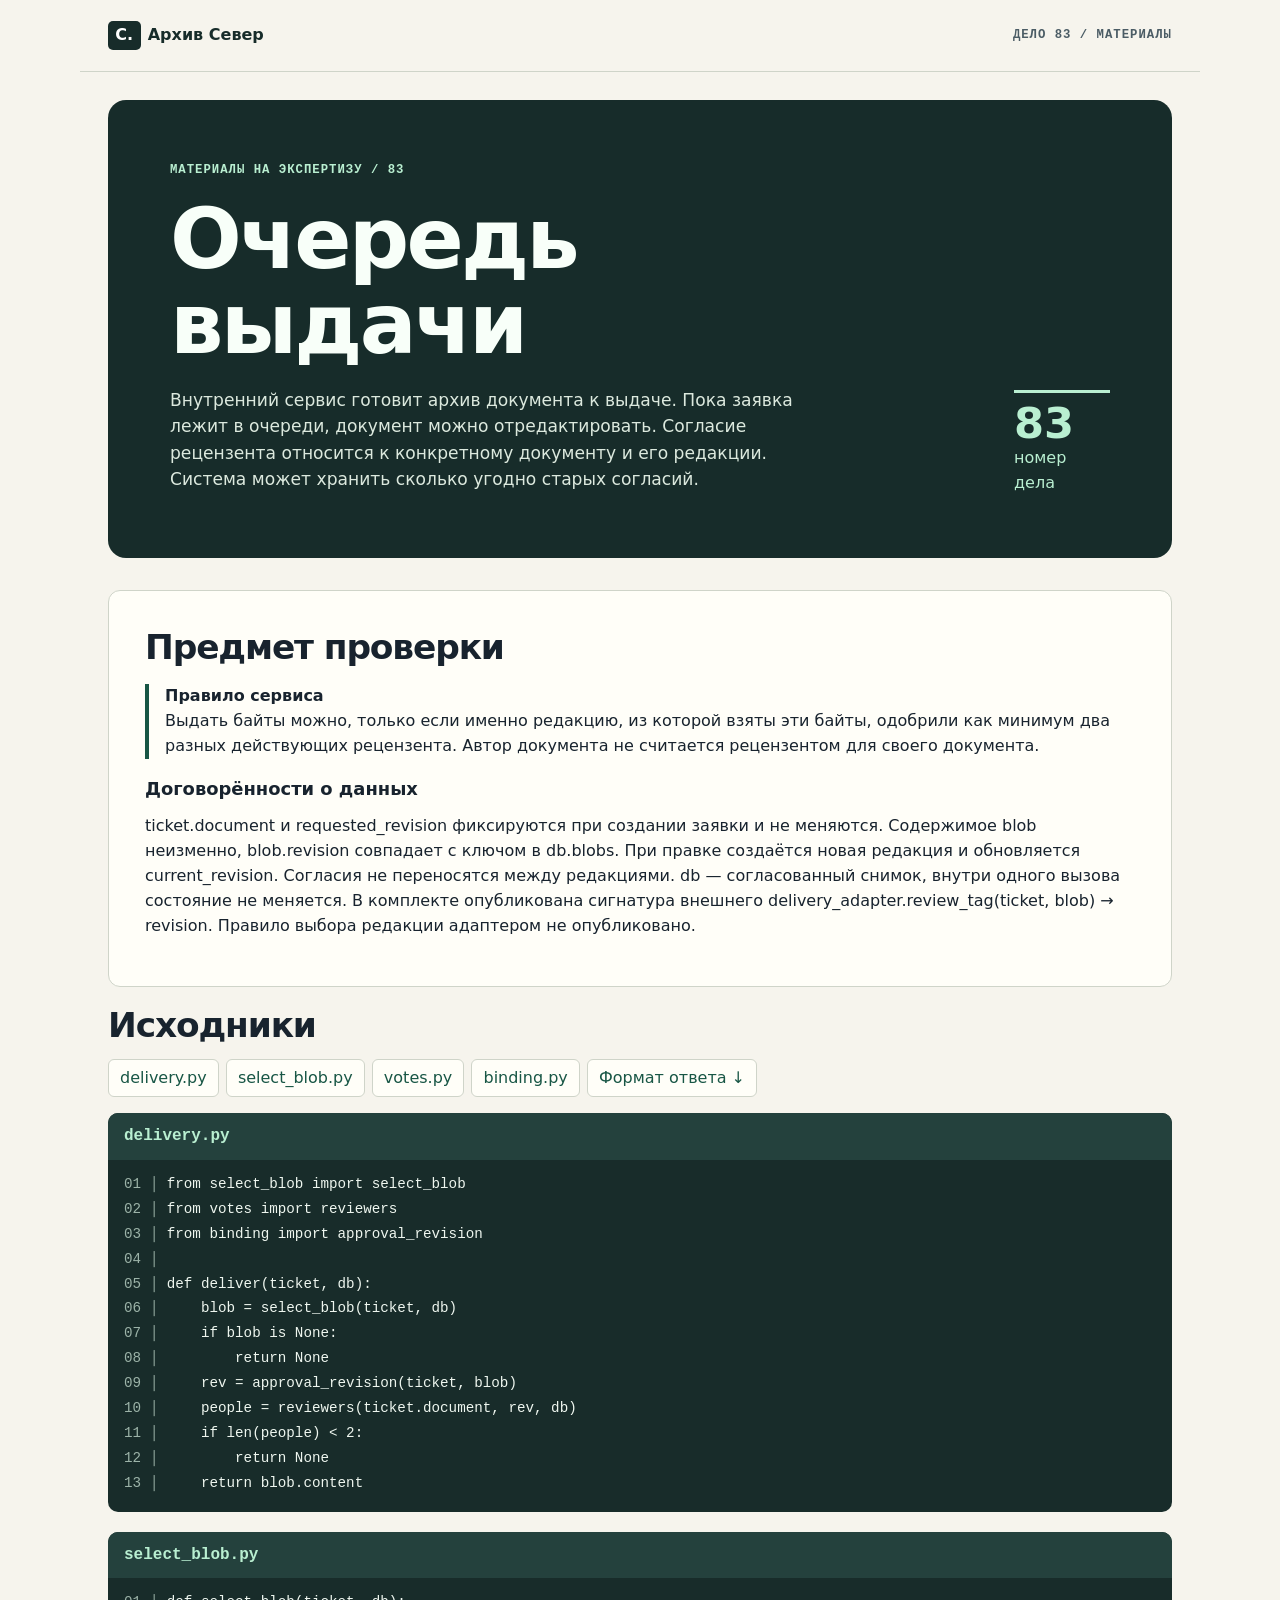
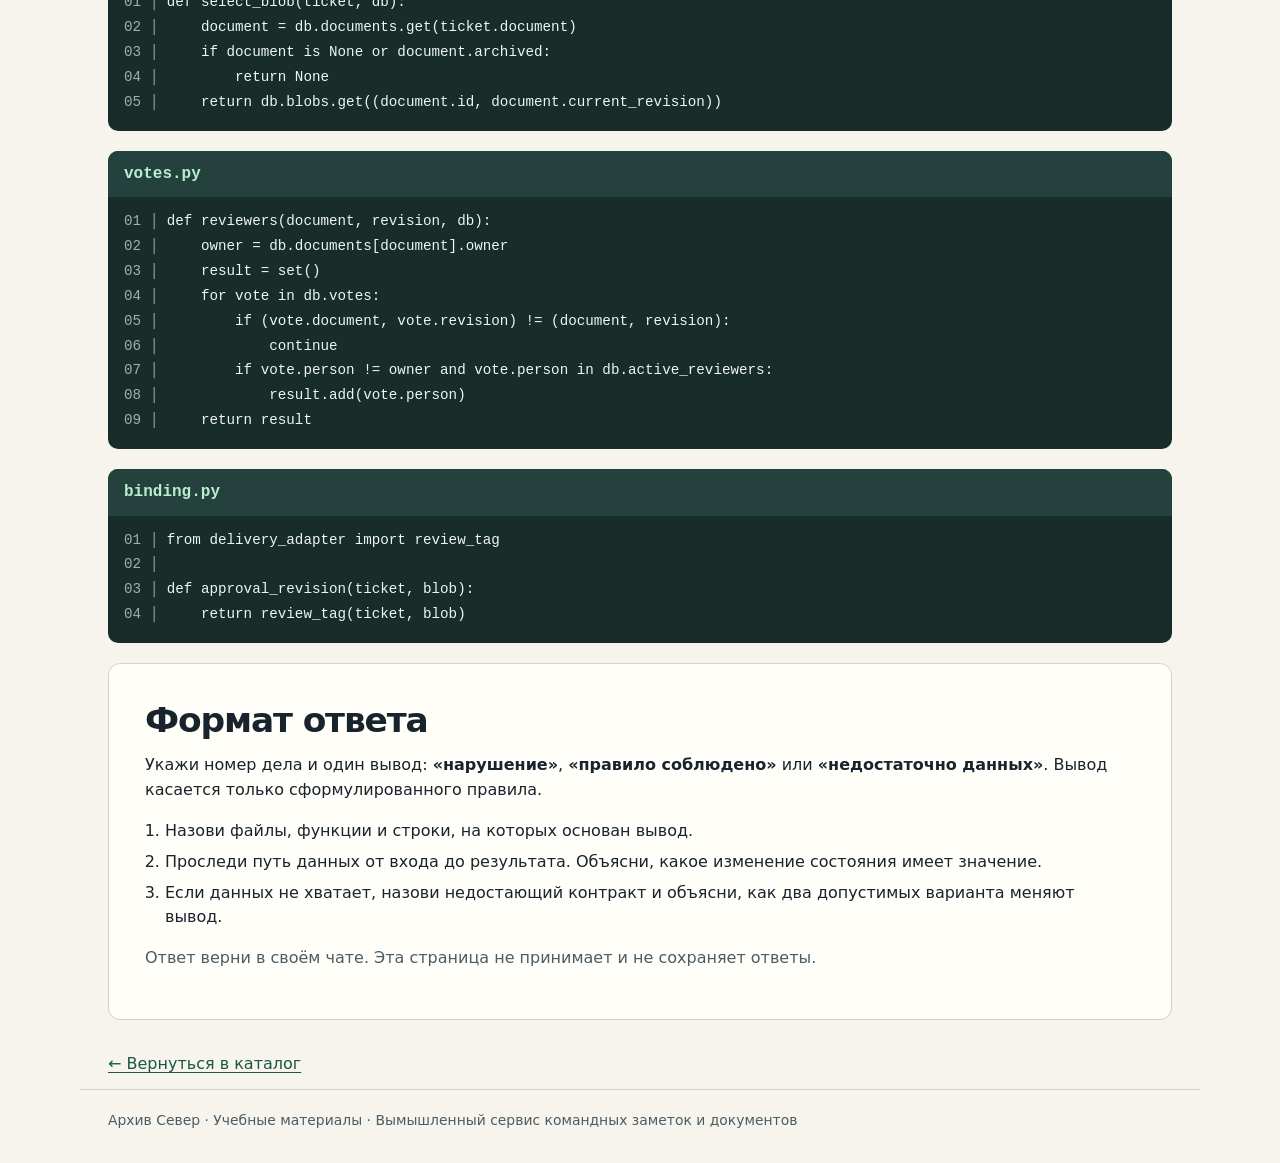
<file: case-83.html>
<!DOCTYPE html><html lang="ru"><head><meta charset="utf-8"><meta name="viewport" content="width=device-width,initial-scale=1"><meta name="color-scheme" content="light"><title>Дело 83 · Очередь выдачи · Архив Север</title><link rel="stylesheet" href="style.css"></head><body><nav aria-label="Навигация"><a class="brand" href="index.html"><span class="sig" aria-hidden="true">С.</span>Архив Север</a><span class="meta">Дело 83 / материалы</span></nav><main><section class="hero"><div><div class="eyebrow">Материалы на экспертизу / 83</div><h1>Очередь выдачи</h1><p>Внутренний сервис готовит архив документа к выдаче. Пока заявка лежит в очереди, документ можно отредактировать. Согласие рецензента относится к конкретному документу и его редакции. Система может хранить сколько угодно старых согласий.</p></div><div class="stamp"><b>83</b>номер дела</div></section><section class="panel"><h2>Предмет проверки</h2><p class="brief"><b>Правило сервиса</b>Выдать байты можно, только если именно редакцию, из которой взяты эти байты, одобрили как минимум два разных действующих рецензента. Автор документа не считается рецензентом для своего документа.</p><h3>Договорённости о данных</h3><p>ticket.document и requested_revision фиксируются при создании заявки и не меняются. Содержимое blob неизменно, blob.revision совпадает с ключом в db.blobs. При правке создаётся новая редакция и обновляется current_revision. Согласия не переносятся между редакциями. db — согласованный снимок, внутри одного вызова состояние не меняется. В комплекте опубликована сигнатура внешнего delivery_adapter.review_tag(ticket, blob) → revision. Правило выбора редакции адаптером не опубликовано.</p></section><h2 id="files">Исходники</h2><div class="jump"><a href="#file-1">delivery.py</a><a href="#file-2">select_blob.py</a><a href="#file-3">votes.py</a><a href="#file-4">binding.py</a><a href="#answer">Формат ответа ↓</a></div><section class="codebox" id="file-1"><h3>delivery.py</h3><pre><code><span class="ln">01 │ </span>from select_blob import select_blob
<span class="ln">02 │ </span>from votes import reviewers
<span class="ln">03 │ </span>from binding import approval_revision
<span class="ln">04 │ </span>
<span class="ln">05 │ </span>def deliver(ticket, db):
<span class="ln">06 │ </span>    blob = select_blob(ticket, db)
<span class="ln">07 │ </span>    if blob is None:
<span class="ln">08 │ </span>        return None
<span class="ln">09 │ </span>    rev = approval_revision(ticket, blob)
<span class="ln">10 │ </span>    people = reviewers(ticket.document, rev, db)
<span class="ln">11 │ </span>    if len(people) &lt; 2:
<span class="ln">12 │ </span>        return None
<span class="ln">13 │ </span>    return blob.content</code></pre></section><section class="codebox" id="file-2"><h3>select_blob.py</h3><pre><code><span class="ln">01 │ </span>def select_blob(ticket, db):
<span class="ln">02 │ </span>    document = db.documents.get(ticket.document)
<span class="ln">03 │ </span>    if document is None or document.archived:
<span class="ln">04 │ </span>        return None
<span class="ln">05 │ </span>    return db.blobs.get((document.id, document.current_revision))</code></pre></section><section class="codebox" id="file-3"><h3>votes.py</h3><pre><code><span class="ln">01 │ </span>def reviewers(document, revision, db):
<span class="ln">02 │ </span>    owner = db.documents[document].owner
<span class="ln">03 │ </span>    result = set()
<span class="ln">04 │ </span>    for vote in db.votes:
<span class="ln">05 │ </span>        if (vote.document, vote.revision) != (document, revision):
<span class="ln">06 │ </span>            continue
<span class="ln">07 │ </span>        if vote.person != owner and vote.person in db.active_reviewers:
<span class="ln">08 │ </span>            result.add(vote.person)
<span class="ln">09 │ </span>    return result</code></pre></section><section class="codebox" id="file-4"><h3>binding.py</h3><pre><code><span class="ln">01 │ </span>from delivery_adapter import review_tag
<span class="ln">02 │ </span>
<span class="ln">03 │ </span>def approval_revision(ticket, blob):
<span class="ln">04 │ </span>    return review_tag(ticket, blob)</code></pre></section><section class="instructions" id="answer"><h2>Формат ответа</h2><p>Укажи номер дела и один вывод: <strong>«нарушение»</strong>, <strong>«правило соблюдено»</strong> или <strong>«недостаточно данных»</strong>. Вывод касается только сформулированного правила.</p><ol class="rules"><li>Назови файлы, функции и строки, на которых основан вывод.</li><li>Проследи путь данных от входа до результата. Объясни, какое изменение состояния имеет значение.</li><li>Если данных не хватает, назови недостающий контракт и объясни, как два допустимых варианта меняют вывод.</li></ol><p class="sub">Ответ верни в своём чате. Эта страница не принимает и не сохраняет ответы.</p></section><p class="foot"><a href="index.html">← Вернуться в каталог</a></p></main><footer>Архив Север · Учебные материалы · Вымышленный сервис командных заметок и документов</footer></body></html>
</file>
<file: style.css>
:root{--ink:#18232e;--muted:#4b5c65;--paper:#f6f4ed;--card:#fffef8;--edge:#cfd4c9;--dark:#172c2a;--mint:#b9efd1;--accent:#185645;--line:#8ca69a}*{box-sizing:border-box}html{scroll-behavior:smooth;scroll-padding:1rem}body{margin:0;background:var(--paper);color:var(--ink);font:16px/1.55 system-ui,-apple-system,"Segoe UI",sans-serif}a{color:var(--accent);text-underline-offset:.2em}a:focus-visible,select:focus-visible,button:focus-visible{outline:3px solid #d87a19;outline-offset:3px}h1,h2,h3,p{margin:0 0 .75rem}h1,h2{letter-spacing:-.033em}h1{font-size:clamp(2.6rem,6.6vw,5.35rem);line-height:1.01;font-weight:640}h2{font-size:clamp(1.55rem,3vw,2.15rem);line-height:1.2}h3{font-size:1.12rem}main,nav,footer{max-width:1120px;margin:auto;padding:0 28px}nav{display:flex;align-items:center;justify-content:space-between;min-height:72px;border-bottom:1px solid var(--edge)}.brand{font-weight:750;color:var(--dark);text-decoration:none}.sig{display:inline-block;vertical-align:middle;padding:.15rem .46rem;margin-right:.45rem;color:white;background:var(--dark);border-radius:5px}.meta,.eyebrow,.n,.tag{font:650 .77rem/1.4 ui-monospace,Consolas,monospace;letter-spacing:.08em;text-transform:uppercase}.meta,.sub{color:var(--muted)}.hero{background:var(--dark);border-radius:18px;padding:clamp(24px,5.5vw,62px);margin:28px 0 32px;color:#f8fff9;display:grid;grid-template-columns:1fr auto;gap:22px;align-items:end;position:relative;overflow:hidden}.hero h1{max-width:780px}.hero p{max-width:630px;color:#dce9de;margin:1.2rem 0 .2rem;font-size:1.07rem}.eyebrow{color:var(--mint);margin-bottom:1.1rem}.stamp{color:var(--mint);border-top:3px solid var(--mint);padding-top:8px;width:96px}.stamp b{font-size:2.7rem;line-height:1.05;display:block}.deck{display:grid;grid-template-columns:repeat(auto-fit,minmax(240px,1fr));gap:14px;margin-bottom:26px}.case{display:flex;flex-direction:column;text-decoration:none;color:var(--ink);background:var(--card);border:1px solid var(--edge);border-radius:12px;padding:22px;min-height:158px}.case:hover{border-color:var(--accent);box-shadow:0 3px 10px #172c2a12}.n{color:var(--accent);margin-bottom:.85rem}.case h3{font-size:1.35rem}.case .sub{margin-top:auto;font-size:.92rem}.jump{display:flex;gap:.45rem;flex-wrap:wrap}.jump a,.tag{border:1px solid var(--edge);padding:6px 11px;border-radius:6px;background:var(--card);text-decoration:none}.panel,.instructions{background:var(--card);border:1px solid var(--edge);border-radius:12px;padding:clamp(18px,3.2vw,36px);margin:18px 0}.brief{border-left:4px solid var(--accent);margin:1rem 0;padding-left:1rem}.brief b{display:block}.rules{padding-left:1.25em}.rules li+li{margin-top:6px}.codebox{margin:16px 0 20px;background:#182c2a;border-radius:10px;color:#eef6ef;overflow:hidden}.codebox h3{font:640 1rem/1.4 ui-monospace,Consolas,monospace;margin:0;padding:12px 16px;background:#24413d;color:var(--mint)}pre{padding:12px 16px 16px;margin:0;overflow:auto;tab-size:4}pre code{font: .89rem/1.75 ui-monospace,Consolas,monospace}.ln{color:#9cb3a8;user-select:none}.foot{margin-top:2rem}footer{border-top:1px solid var(--edge);padding-top:20px;padding-bottom:32px;color:var(--muted);font-size:.87rem}select,button{font:inherit;padding:6px 10px}button{background:var(--dark);color:white;border:0;border-radius:6px;cursor:pointer}.grade{display:flex;gap:12px;align-items:center;flex-wrap:wrap;margin:12px 0}details{margin-top:12px}summary{cursor:pointer}#summary{font-weight:650} @media(max-width:620px){main,nav,footer{padding-left:16px;padding-right:16px}.hero{grid-template-columns:1fr}.stamp{display:none}.meta{font-size:.66rem}.deck{grid-template-columns:1fr}}@media(prefers-reduced-motion:reduce){html{scroll-behavior:auto}}
</file>
<file: campus/screen.css>
*{box-sizing:border-box}
:root{--paper:#f7f7f1;--ink:#1d241e;--muted:#526051;--line:#d7dbd1;--blue:#1d369c;--lime:#edfa9b;font-family:Inter,"Segoe UI",Arial,sans-serif;font-size:16px;color:var(--ink);background:var(--paper)}
body{margin:0;min-height:100vh;display:flex;flex-direction:column}
main{flex:1;padding:46px 0 76px;outline:none}
.wrap{width:min(calc(100% - 88px),1240px);margin-inline:auto}
a{color:inherit;text-decoration:none}
a:hover{text-decoration:underline;text-underline-offset:4px}
button,input,select,textarea{font:inherit}
button,a,input,select,textarea,summary{touch-action:manipulation}
:focus-visible{outline:3px solid #7171ed;outline-offset:4px}
.skip{position:fixed;top:-100px;left:16px;z-index:3;padding:10px;background:white}.skip:focus{top:8px}
#shell{border-bottom:1px solid var(--line);background:#fbfbf7}
.bar,.bar nav,.userbar,.foot,.sectitle,.cardfoot{display:flex;align-items:center}
.bar{min-height:74px;gap:42px}.bar nav,.userbar{gap:24px}.userbar{margin-left:auto;font-size:.93rem}
.bar nav{font-size:.96rem}.bar nav a[aria-current=page]{font-weight:700;color:var(--blue)}
.brand,.foot b{font-size:1.65rem;font-weight:780;letter-spacing:-.075em}
.brand{display:flex;align-items:center;gap:9px;text-decoration:none!important}
.brand:before{display:inline-block;content:"";width:28px;height:28px;background:url('./icon.svg') center/cover no-repeat;border-radius:7px}
.bare,.primary,.small-primary,.light-button{cursor:pointer;display:inline-flex;align-items:center;justify-content:center;text-decoration:none!important;border-radius:8px;padding:11px 18px;font-size:.94rem;font-weight:650;line-height:1.25}
.bare{background:transparent;border:1px solid var(--line);color:var(--ink)}
.small-primary,.primary{border:1px solid var(--ink);background:var(--ink);color:white}
.primary:hover,.small-primary:hover{background:#384439}.light-button{background:var(--lime);color:#16274f;padding:13px 20px}.light-button:hover{background:#f3ffb7}
button:disabled{opacity:.65;cursor:wait}
.hero{display:grid;grid-template-columns:.95fr 1.05fr;overflow:hidden;background:var(--blue);color:white;border-radius:18px}
.hero-copy{padding:clamp(28px,4.7vw,68px);align-self:center;position:relative;z-index:1}
.eyebrow,small{font-size:.82rem;font-weight:600;color:var(--muted)}
.eyebrow{letter-spacing:.105em;text-transform:uppercase;margin-bottom:18px;font-size:.73rem;font-weight:740}
.hero .eyebrow{color:#dce4ff}
h1,h2,h3,p{margin:0}
h1,h2,h3{letter-spacing:-.047em;line-height:1.07}
h1{font-size:clamp(2.8rem,5.2vw,4.8rem);font-weight:680;max-width:18ch;overflow-wrap:anywhere}
.hero h1{font-size:clamp(4rem,6.8vw,7rem);letter-spacing:-.085em;line-height:1}.hero h1 span,.logo-dot{color:var(--lime)}
.hero p{max-width:29ch;margin:19px 0 25px;color:#e4e9ff;line-height:1.4;font-size:clamp(1.05rem,1.5vw,1.3rem)}
.hero-art{min-width:0;align-self:stretch;display:flex}.hero-art canvas{width:100%;height:100%;min-height:270px;object-fit:cover;display:block}
.sectitle{justify-content:space-between;gap:16px;margin:44px 0 20px}.sectitle a,.crumb a{color:var(--muted);font-size:.92rem}
h2{font-size:clamp(1.65rem,2.6vw,2.45rem);font-weight:660}h3{font-size:1.23rem;line-height:1.17;font-weight:660}
.cards{display:grid;grid-template-columns:repeat(4,minmax(0,1fr));gap:18px}
.card,.panel,.record,.auth,.metrics>div{background:#fdfdf9;border:1px solid var(--line);border-radius:13px}
.card{display:flex;min-width:0;flex-direction:column;overflow:hidden;text-decoration:none!important}.card:hover{border-color:#839381}.thumb{overflow:hidden}.thumb canvas{width:100%;height:auto;display:block}
.cardbody{display:flex;flex-direction:column;align-items:flex-start;flex:1;padding:20px}.cardbody h3{margin:10px 0}.cardbody p,.reading p,.lead,.row span,.auth small,.empty{color:var(--muted);line-height:1.52}
.cardbody p{font-size:.94rem;line-height:1.4}.cardfoot{align-self:stretch;justify-content:space-between;gap:9px;margin-top:auto;padding-top:22px;font-size:.82rem}.cardfoot b{font-size:1.15rem;color:var(--blue)}
.filters,.stack,label{display:flex;gap:8px}.filters{align-items:flex-end;gap:14px;margin:28px 0 25px;flex-wrap:wrap}
label,.stack{flex-direction:column}label{font-size:.92rem;font-weight:610;color:#394239}input,select,textarea{padding:11px 13px;border:1px solid #aeb7ab;border-radius:7px;background:white;color:var(--ink);min-width:0;width:100%}textarea{resize:vertical;line-height:1.5}.filters label:first-child{width:min(360px,100%)}
.auth{width:min(100% - 36px,450px);margin:5vh auto 0;padding:32px}.auth h1{font-size:2.7rem;margin-bottom:22px}.auth p{margin:14px 0}.auth a,.record>a,.row>a,.row h3 a:hover{color:var(--blue)}.stack{gap:15px}.stack>.primary{align-self:flex-start}
.auth .stack>.primary{width:100%}.auth small{display:block;font-weight:450}
.error:empty{display:none}.error{color:#9b342f;font-size:.92rem}
.crumb{margin:0 0 26px}.split{display:grid;grid-template-columns:minmax(0,1.65fr) minmax(260px,.85fr);gap:clamp(24px,6vw,92px)}
.split aside{align-self:start;overflow:hidden}.pad{padding:22px}.pad h3{margin:6px 0}.pad>p{margin:12px 0 18px}.pad>.primary{margin-top:6px}
.lead{font-size:1.17rem;max-width:64ch;margin:18px 0 26px}.narrow{max-width:860px}
.rows{border-top:1px solid var(--line)}.row{display:flex;justify-content:space-between;align-items:center;gap:17px;padding:20px 0;border-bottom:1px solid var(--line)}.row h3{margin:5px 0}.row a{font-weight:600}.row>a{white-space:nowrap}
.reading{margin:25px 0}.reading h2{font-size:1.45rem;margin:22px 0 8px}
.metrics{display:grid;grid-template-columns:repeat(2,minmax(0,230px));gap:16px}.metrics>div{padding:20px;display:grid;gap:8px;color:var(--muted)}.metrics strong{font-size:2.4rem;color:var(--blue);line-height:1}
.empty{padding:22px;border:1px dashed #aeb6a7;border-radius:10px}
.record{padding:16px 19px;margin:12px 0}.record summary{cursor:pointer}.record summary b,.record summary span{display:inline-block;margin-left:12px}.versions{padding-left:22px}.versions li{padding:7px 0;color:var(--muted)}.versions p{margin:5px 0;overflow-wrap:anywhere;white-space:pre-wrap;color:var(--ink)}
#status:not(:empty){position:fixed;z-index:2;bottom:20px;left:50%;transform:translateX(-50%);padding:11px 18px;border-radius:9px;background:var(--ink);color:white;text-align:center}
footer{border-top:1px solid var(--line)}.foot{min-height:76px;gap:19px}.foot span,.foot a{color:var(--muted);font-size:.87rem}.foot a{margin-left:auto}.foot .logo-dot{font-size:inherit;color:var(--blue)}
@media(max-width:920px){.cards{grid-template-columns:repeat(2,minmax(0,1fr))}.wrap{width:calc(100% - 48px)}.bar,.bar nav,.userbar{gap:16px}.bar{flex-wrap:wrap;padding-block:15px}.hero-copy{padding:34px}}
@media(max-width:680px){main{padding:25px 0 50px}.wrap{width:calc(100% - 32px)}.bar{gap:12px}.brand{font-size:1.45rem}.bar nav{order:3;width:100%;overflow-x:auto;padding:5px 0 1px;white-space:nowrap;gap:18px}.userbar{gap:8px}.userbar span{max-width:90px;overflow:hidden;text-overflow:ellipsis}.bare,.small-primary{padding:8px 11px}.hero{grid-template-columns:1fr}.hero-copy{padding:28px 25px 8px}.hero-art canvas{height:150px;min-height:0;object-fit:cover;object-position:center 47%}.cards{gap:12px}.cardbody{padding:14px}.cardbody h3{font-size:1.09rem}.sectitle{margin:30px 0 15px}.sectitle a{white-space:nowrap}.split{display:flex;flex-direction:column}.split aside{width:100%}.panel .thumb{max-height:135px}.foot{flex-wrap:wrap;padding:16px 0;gap:9px}.record summary b,.record summary span{display:block;margin:6px 0 0}.filters label:first-child{width:100%}}
@media(max-width:500px){.cards{grid-template-columns:1fr}.thumb canvas{max-height:125px;object-fit:cover}.cardfoot{padding-top:13px}.bar nav{font-size:.91rem}.metrics>div{padding:14px}.foot{font-size:.8rem}}
</file>
